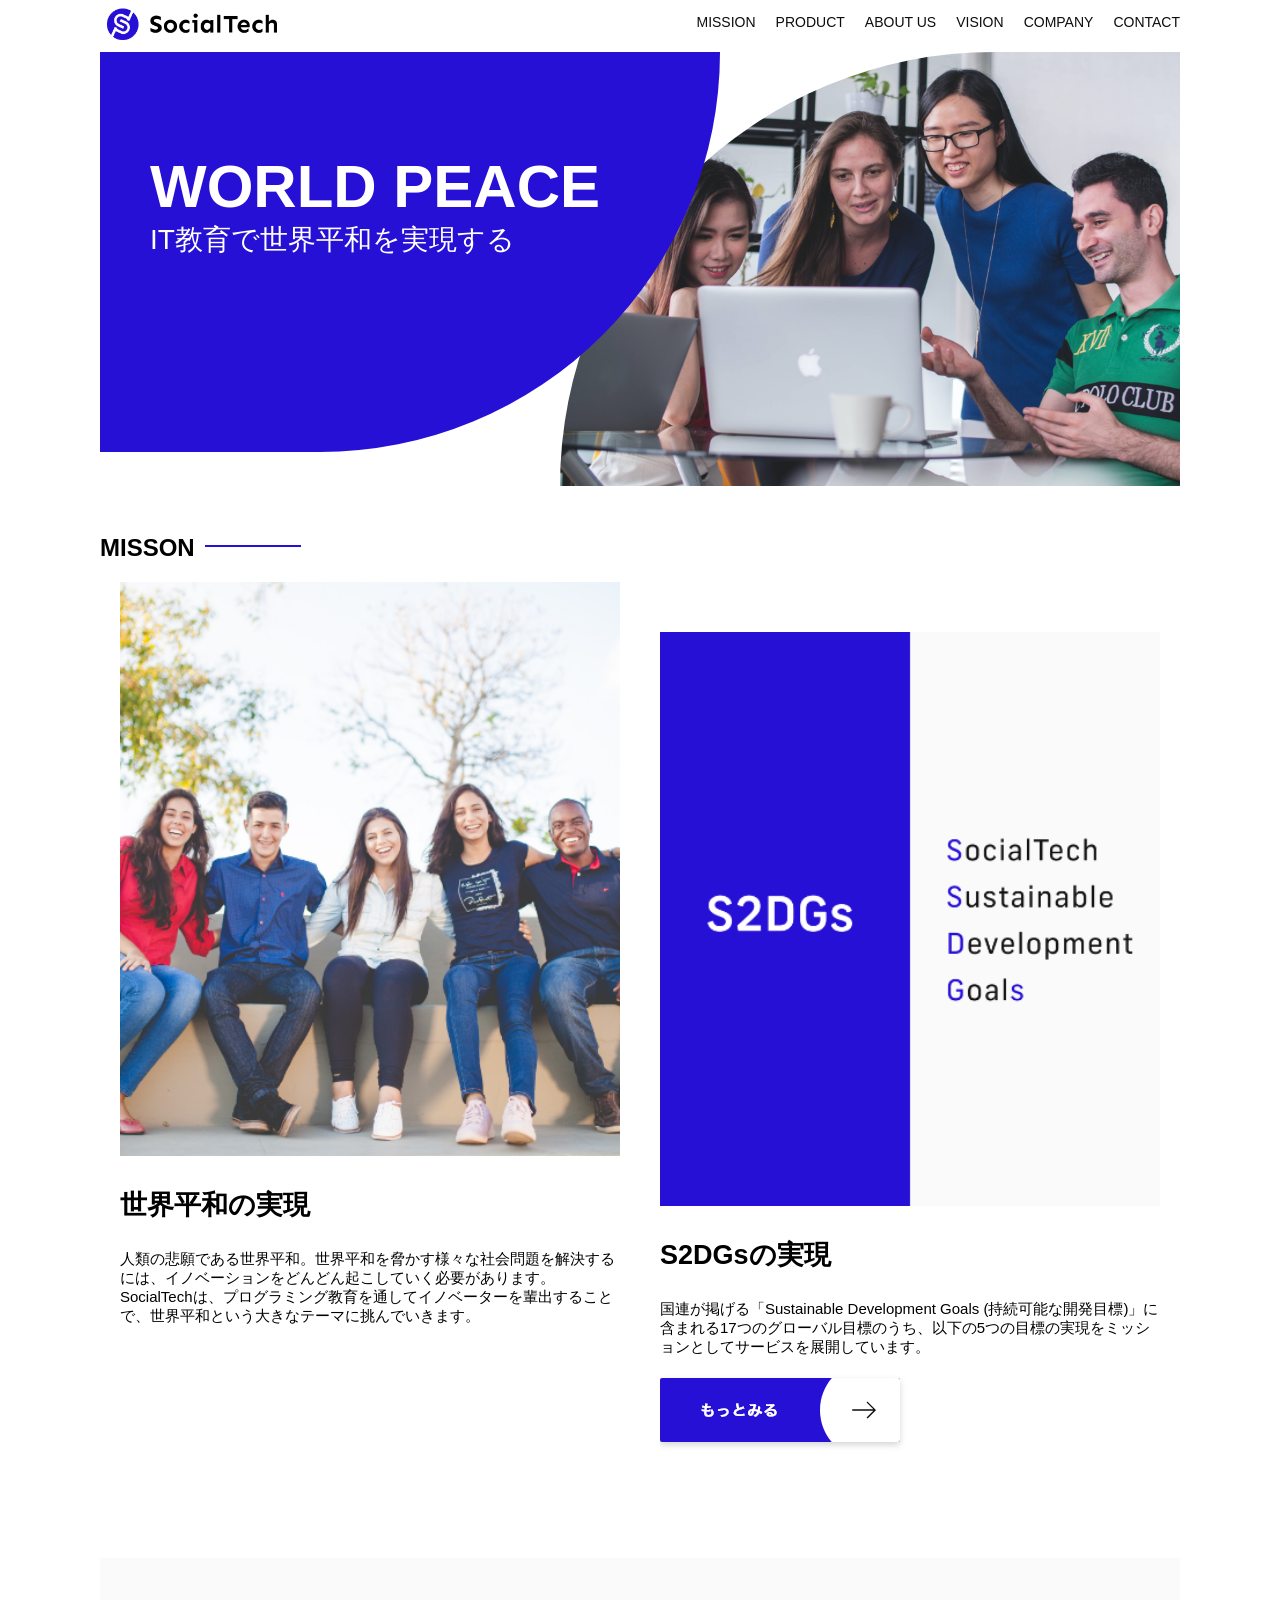
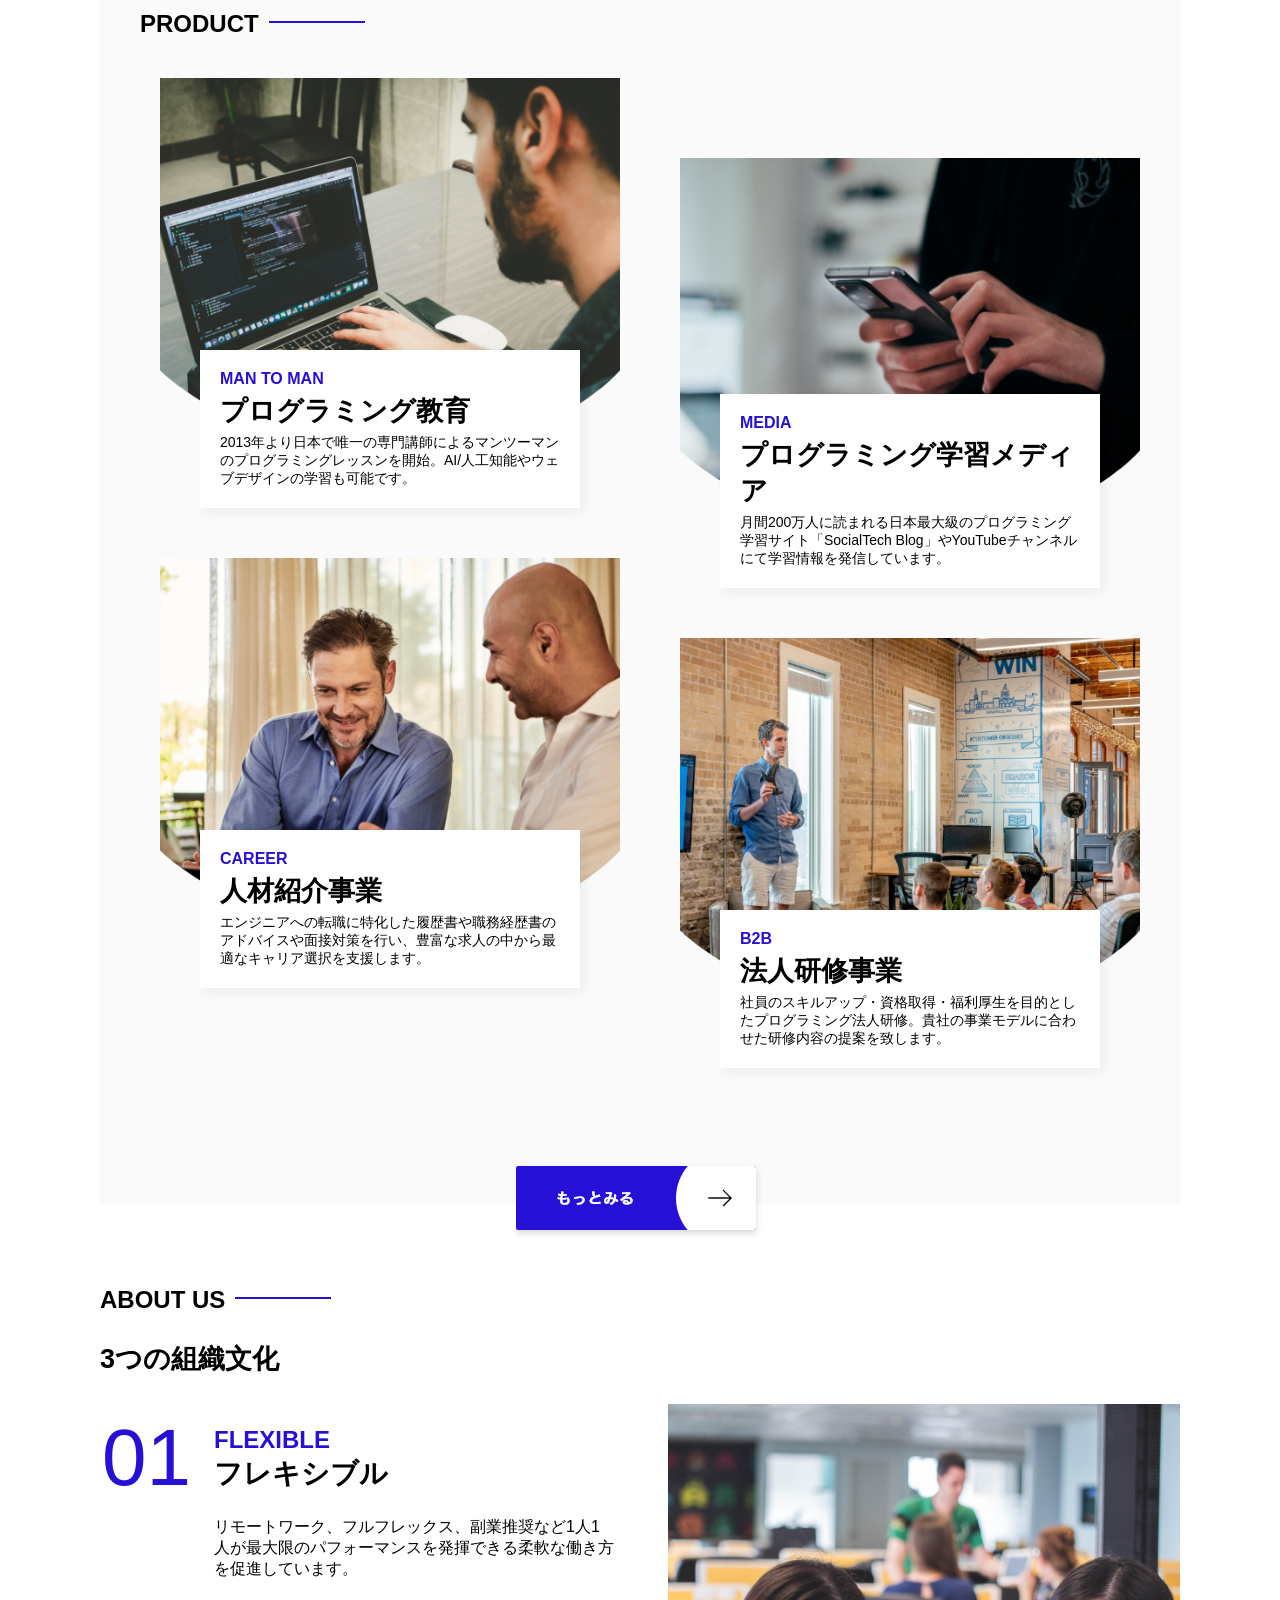
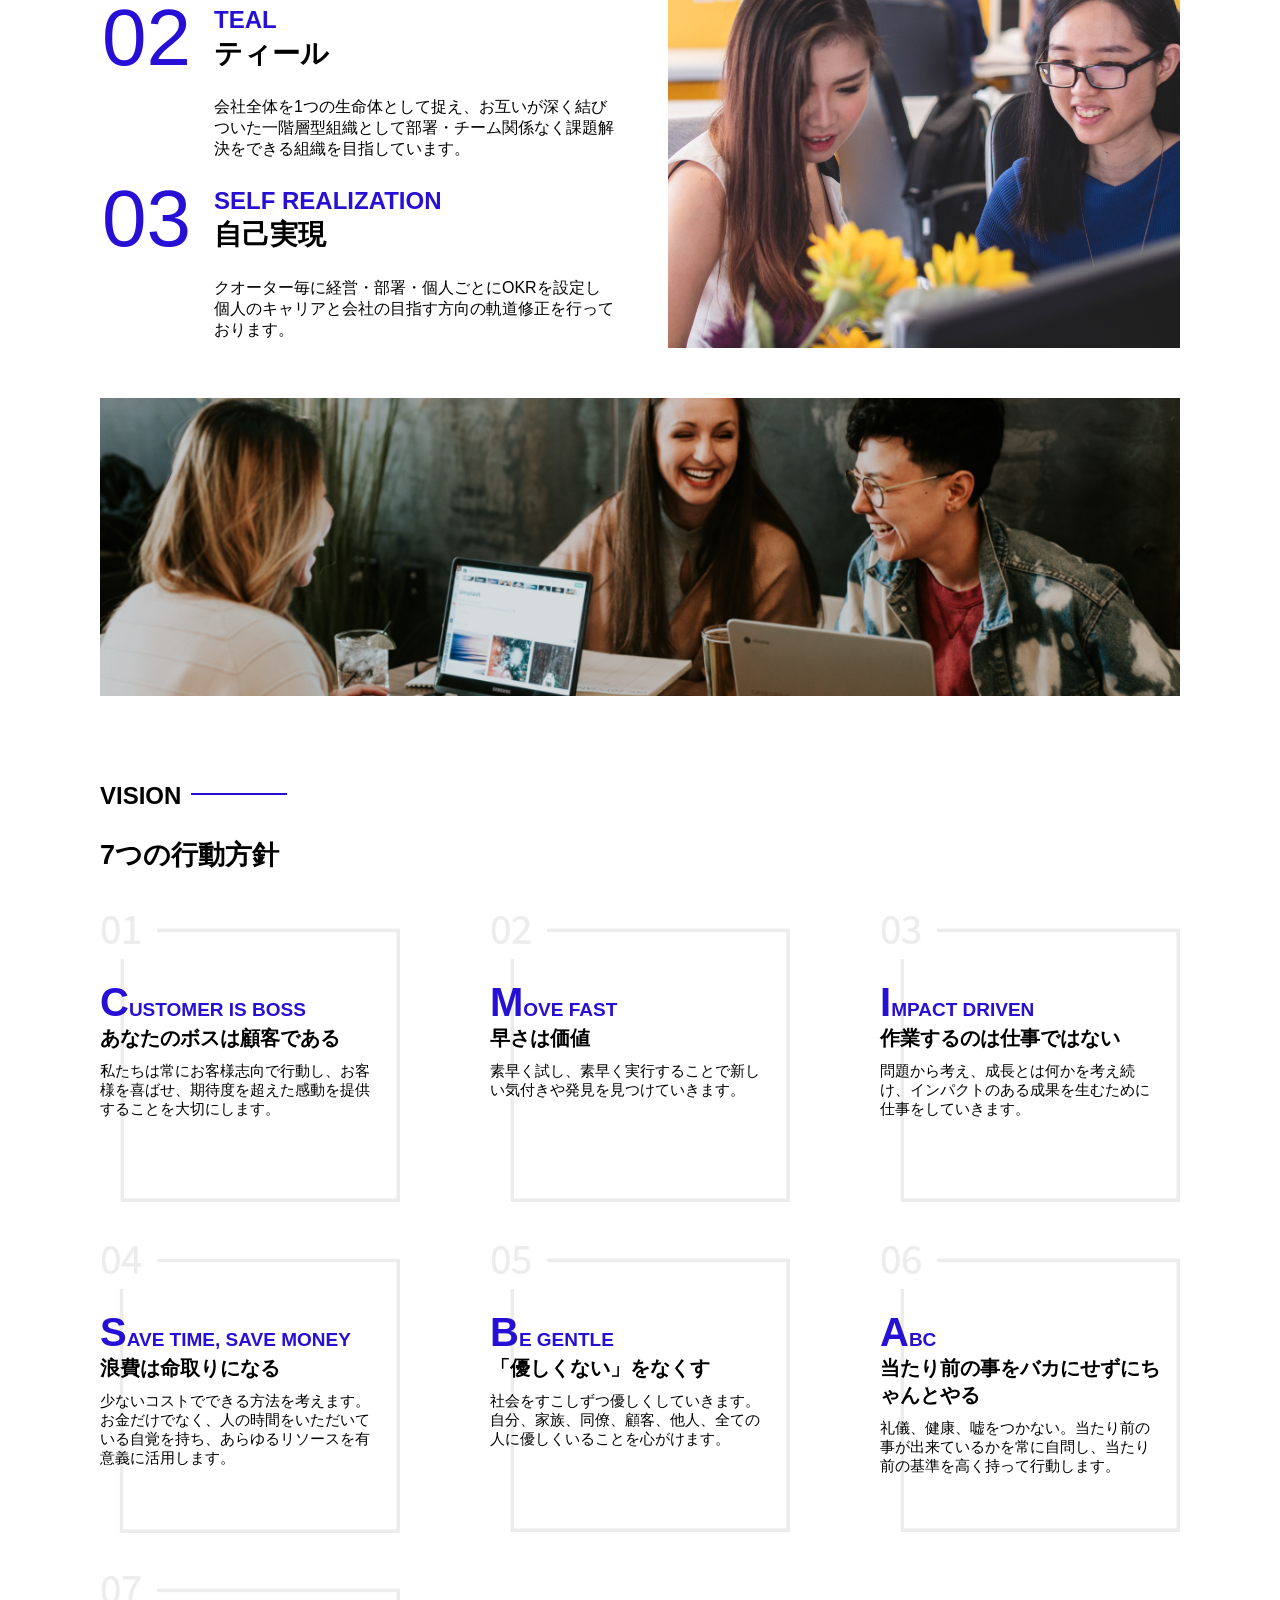
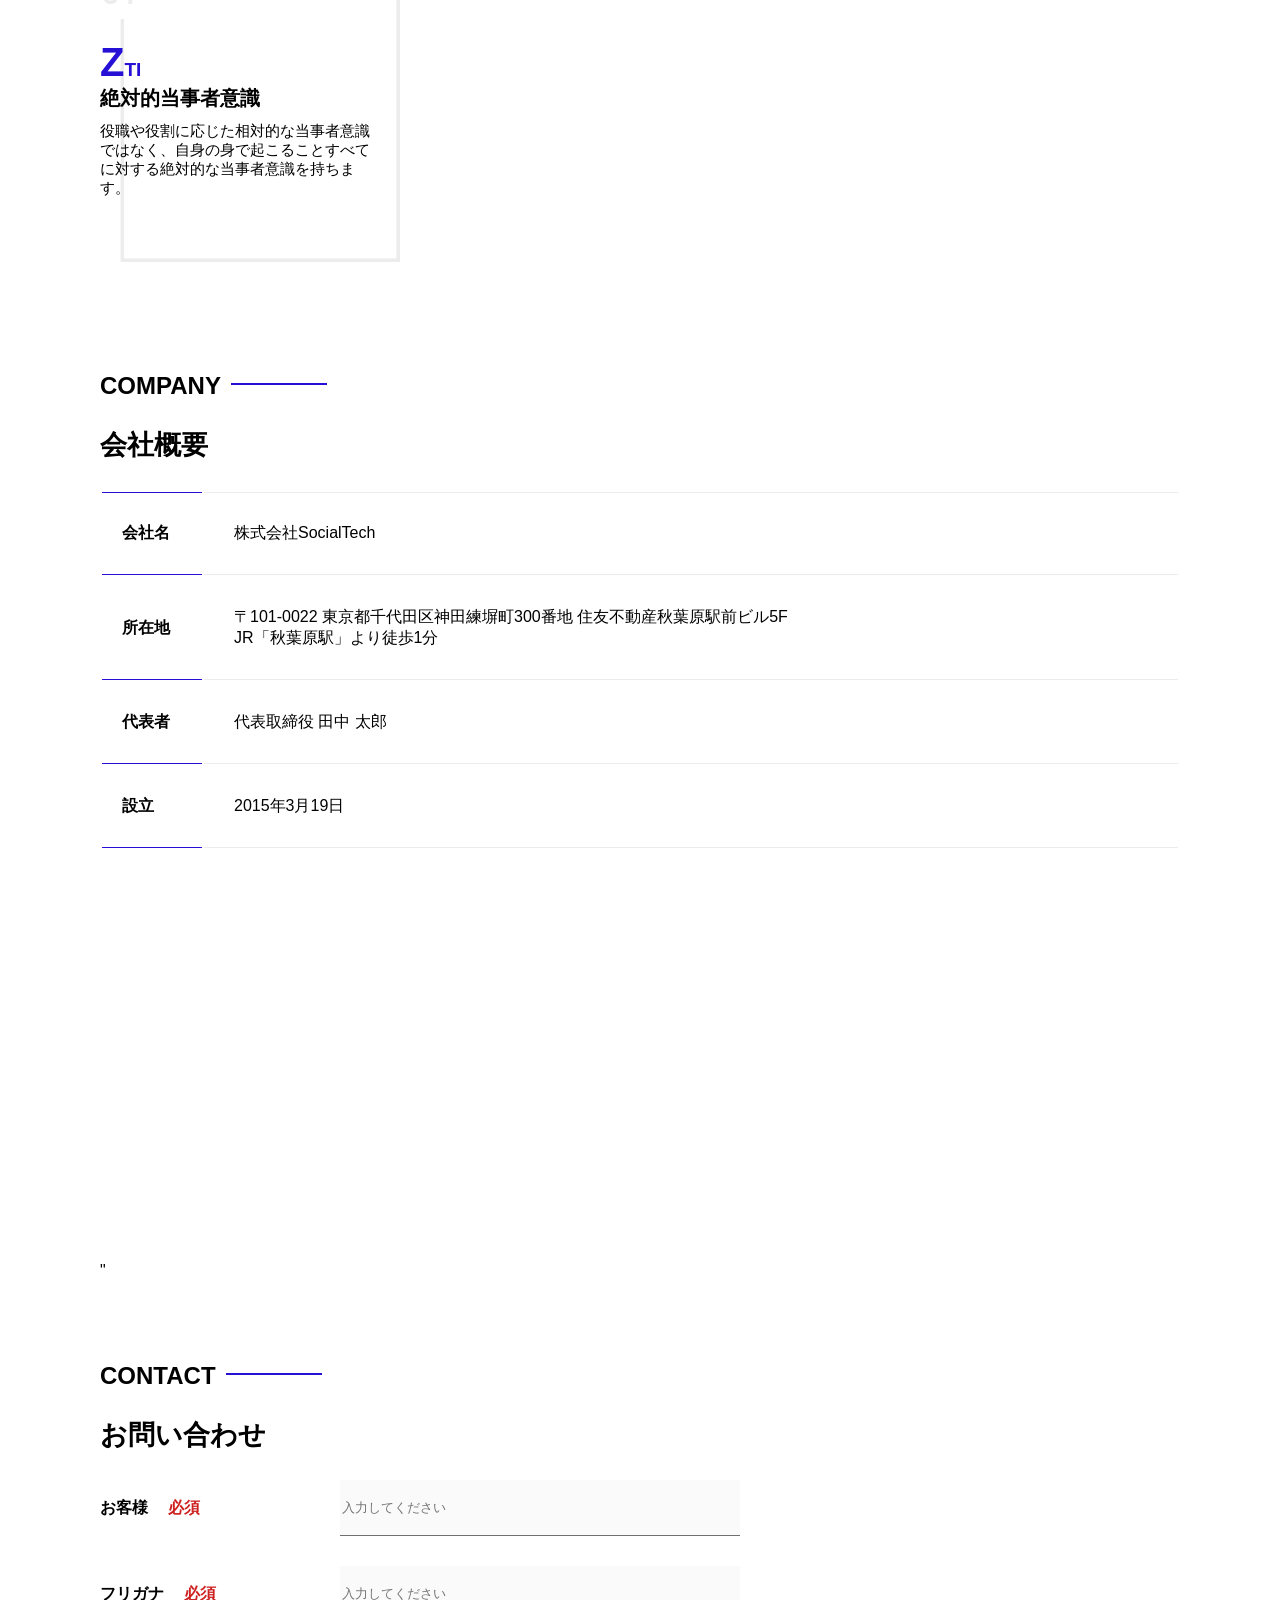
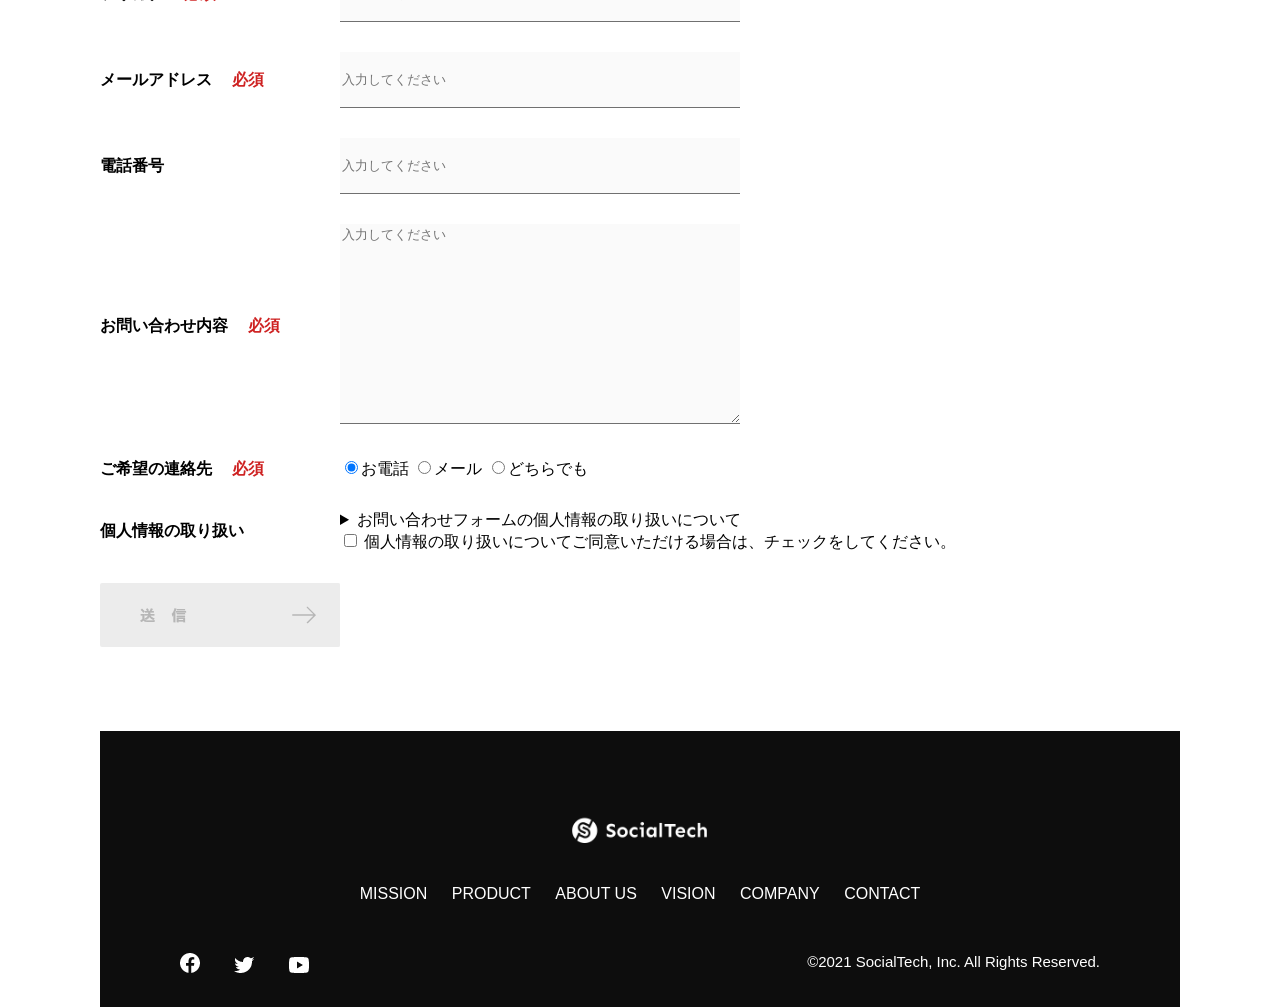
<file: kadai_tutorial_output/index.html>
<!DOCTYPE html>
<html>
<head>
  <title>SocialTech</title>
  <meta charset="utf-8">
  <meta name="description" content="SocialTechはEdTech業界のリーディングカンパニーを目指します。">
  <meta name="viewport" content="width=device-width,initial-scale=1.0">
  <link rel="stylesheet" href="style.css">
</head>
<body>
  <!-- ヘッダー -->
  <header>
    <!-- ロゴ -->
    <a href="index.html" id="logo">
      <img src="images/logo.png" alt="トップページに戻る"></a>

    <!-- PC用ナビゲーション -->
    <nav id="nav-pc">
       <ul>
        <li><a href="mission.html">MISSION</a></li>
        <li><a href="product.html">PRODUCT</a></li>
        <li><a href="index.html#aboutus">ABOUT US</a></li>
        <li><a href="index.html#vision">VISION</a></li>
        <li><a href="index.html#company">COMPANY</a></li>
        <li><a href="index.html#contact">CONTACT</a></li>
       </ul>
    </nav>
       <!-- スマホ用メニューボタン -->
       <button id="menu-sp" onclick="document.getElementById('nav-sp').style.display = 'block'">
         <img src="images/button-menu.png" alt="ナビゲーションを開く">
       </button>
       <!-- スマホ用ナビゲーション -->
       <div id="nav-sp">
         <button id="close" onclick="document.getElementById('nav-sp').style.display = 'none'">
           <img src="images/button-close.png" alt="ナビゲーションを閉じる">
         </button>
 
         <nav>
           <ul>
             <li>
               <a id="logo-sp" href="index.html" onclick="document.getElementById('nav-sp').style.display = 'none'"><img src="images/logo-sp.png" alt="トップページに戻る"></a>
             </li>
             <li><a class="menu" href="mission.html" onclick="document.getElementById('nav-sp').style.display = 'none'">MISSION</a></li>
             <li><a class="menu" href="product.html" onclick="document.getElementById('nav-sp').style.display = 'none'">PRODUCT</a></li>
             <li><a class="menu" href="index.html#aboutus" onclick="document.getElementById('nav-sp').style.display = 'none'">ABOUT US</a></li>
             <li><a class="menu" href="index.html#vision" onclick="document.getElementById('nav-sp').style.display = 'none'">VISION</a></li>
             <li><a class="menu" href="index.html#company" onclick="document.getElementById('nav-sp').style.display = 'none'">COMPANY</a></li>
             <li><a class="menu" href="index.html#contact" onclick="document.getElementById('nav-sp').style.display = 'none'">CONTACT</a></li>
           </ul>
         </nav>
         <div id="sns">
           <a href="https://www.facebook.com/sejuku2013">
             <img src="images/button-facebook.png" alt="Facebookのリンク">
           </a>
           <a href="https://twitter.com/samuraijuku">
             <img src="images/button-twitter.png" alt="Twitterのリンク">
           </a>
           <a href="https://www.youtube.com/channel/UCCFOQO5aDK0xXam4cUQXT8g">
             <img src="images/button-youtube.png" alt="YouTubeのリンク">
           </a>
         </div>
       </div>
  </header>
  <main>
    <article>
      <!-- メインビジュアル -->
       <section id="main-visual">
         <div id="main-message">
              <h1>WORLD PEACE</h1>
              <p>IT教育で世界平和を実現する</p>
         </div>
         <img src="images/index/index-main.png" alt="PCの周りに集まる多国籍の仲間たち">
       </section>
       <!-- ミッション -->
       <section id="mission">
        <h2 class="index-h2">MISSON</h2>
        <div id="mission-flex">
          <div>
            <img id="mission-photo" src="images/index/index-mission.png" alt="屋外のベンチで写真を撮影する多国籍の仲間たち">
            <h3>世界平和の実現</h3>
            <p>
              人類の悲願である世界平和。世界平和を脅かす様々な社会問題を解決するには、イノベーションをどんどん起こしていく必要があります。SocialTechは、プログラミング教育を通してイノベーターを輩出することで、世界平和という大きなテーマに挑んでいきます。
            </p>
          </div>
          <div>
            <img id="s2dgs" src="images/index/s2dgs.png" alt="S2DGs">
            <h3>S2DGsの実現</h3>
            <p>国連が掲げる「Sustainable Development Goals (持続可能な開発目標)」に含まれる17つのグローバル目標のうち、以下の5つの目標の実現をミッションとしてサービスを展開しています。</p>
            <a href="mission.html">
              <img src="images/button-more.png" alt="もっとみる">
            </a>
          </div>
        </div>
       </section>
       <!-- プロダクト -->
       <section id="product">
        <h2 class="index-h2">PRODUCT</h2>
         <div class="product-flex">
          <div id="product-left">
            <div>
              <img class="product-photo" src="images/index/index-mantoman.png" alt="PCでコードを書く男性">
              <div class="product-explain">
                <span>MAN TO MAN</span>
                <h3>プログラミング教育</h3>
                <p>2013年より日本で唯一の専門講師によるマンツーマンのプログラミングレッスンを開始。AI/人工知能やウェブデザインの学習も可能です。</p>
              </div>
            </div>
            <div>
              <img class="product-photo" src="images/index/index-career.png" alt="笑顔で話し合う2人の男性">
              <div class="product-explain">
                <span>CAREER</span>
                <h3>人材紹介事業</h3>
                <p>エンジニアへの転職に特化した履歴書や職務経歴書のアドバイスや面接対策を行い、豊富な求人の中から最適なキャリア選択を支援します。</p>
              </div>
            </div>
          </div>
          <div id="product-right">
            <div>
              <img class="product-photo" src="images/index/index-media.png" alt="スマートフォンを操作する人">
              <div class="product-explain">
                <span>MEDIA</span>
                <h3>プログラミング学習メディア</h3>
                <p>月間200万人に読まれる日本最大級のプログラミング学習サイト「SocialTech Blog」やYouTubeチャンネルにて学習情報を発信しています。</p>
              </div>
            </div>
            <div>
              <img class="product-photo" src="images/index/index-b2b.png" alt="講演中にの男性とそれを聴く人々">
              <div class="product-explain">
                <span>B2B</span>
                <h3>法人研修事業</h3>
                <p>社員のスキルアップ・資格取得・福利厚生を目的としたプログラミング法人研修。貴社の事業モデルに合わせた研修内容の提案を致します。</p>
              </div>
            </div>
          </div>
         </div>
         <div id="product-more">
          <a href="product.html">
            <img src="images/button-more.png" alt="もっとみる">
          </a>
         </div>
       </section>
       <!-- ABOUT US -->
       <section id="aboutus">
        <h2 class="index-h2">ABOUT US</h2>
        <h3>3つの組織文化</h3>
        <div>
          <table class="culture-table">
            <tr>
              <td class="culture-num">01</td>
              <th><span class="culture-en">FLEXIBLE</span><br>フレキシブル</th>
            </tr>
            <tr>
              <td>
                <!-- 空セル -->
              </td>
              <td class="culture-description">リモートワーク、フルフレックス、副業推奨など1人1人が最大限のパフォーマンスを発揮できる柔軟な働き方を促進しています。</td>
            </tr>
            <tr>
              <td class="culture-num">02</td>
              <th><span class="culture-en">TEAL</span><br>ティール</th>
            </tr>
            <tr>
              <td>
                <!-- 空セル -->
              </td>
              <td class="culture-description">会社全体を1つの生命体として捉え、お互いが深く結びついた一階層型組織として部署・チーム関係なく課題解決をできる組織を目指しています。</td>
            </tr>
            <tr>
              <td class="culture-num">03</td>
              <th><span class="culture-en">SELF REALIZATION</span><br>自己実現</th>
            </tr>
            <tr>
              <td>
                <!-- 空セル -->
              </td>
              <td class="culture-description">クオーター毎に経営・部署・個人ごとにOKRを設定し個人のキャリアと会社の目指す方向の軌道修正を行っております。</td>
            </tr>
          </table>
          <img class="culture-img" src="images/index/index-aboutus1.png" alt="笑顔で話し合う2人の女性">
        </div>
        <img class="culture-img2" src="images/index/index-aboutus2.png" alt="笑顔で話し合う3人の男女">
       </section>
      <!-- VISION -->
      <section id="vision">
        <h2 class="index-h2">VISION</h2>
        <h3>7つの行動方針</h3>
        <div>
          <div class="vision-box">
            <img src="images/index/vision-01.png" alt="01">
            <div>
              <h4>CUSTOMER IS BOSS</h4>
              <h5>あなたのボスは顧客である</h5>
              <p>私たちは常にお客様志向で行動し、お客様を喜ばせ、期待度を超えた感動を提供することを大切にします。</p>
            </div>
          </div>
          <div class="vision-box">
            <img src="images/index/vision-02.png" alt="02">
            <div>
              <h4>MOVE FAST</h4>
              <h5>早さは価値</h5>
              <p>素早く試し、素早く実行することで新しい気付きや発見を見つけていきます。</p>
            </div>
          </div>
          <div class="vision-box">
            <img src="images/index/vision-03.png" alt="03">
            <div>
              <h4>IMPACT DRIVEN</h4>
              <h5>作業するのは仕事ではない</h5>
              <p>問題から考え、成長とは何かを考え続け、インパクトのある成果を生むために仕事をしていきます。</p>
            </div>
          </div>
          <div class="vision-box">
            <img src="images/index/vision-04.png" alt="04">
            <div>
              <h4>SAVE TIME, SAVE MONEY</h4>
              <h5>浪費は命取りになる</h5>
              <p>少ないコストでできる方法を考えます。お金だけでなく、人の時間をいただいている自覚を持ち、あらゆるリソースを有意義に活用します。</p>
            </div>
          </div>
          <div class="vision-box">
            <img src="images/index/vision-05.png" alt="05">
            <div>
              <h4>BE GENTLE</h4>
              <h5>「優しくない」をなくす</h5>
              <p>社会をすこしずつ優しくしていきます。自分、家族、同僚、顧客、他人、全ての人に優しくいることを心がけます。</p>
            </div>
          </div>
          <div class="vision-box">
            <img src="images/index/vision-06.png" alt="06">
            <div>
              <h4>ABC</h4>
              <h5>当たり前の事をバカにせずにちゃんとやる</h5>
              <p>礼儀、健康、嘘をつかない。当たり前の事が出来ているかを常に自問し、当たり前の基準を高く持って行動します。</p>
            </div>
          </div>
          <div class="vision-box">
            <img src="images/index/vision-07.png" alt="07">
            <div>
              <h4>ZTI</h4>
              <h5>絶対的当事者意識</h5>
              <p>役職や役割に応じた相対的な当事者意識ではなく、自身の身で起こることすべてに対する絶対的な当事者意識を持ちます。</p>
            </div>
          </div>
        </div>
      </section>
      <!-- COMPANY -->
      <section id="company">
        <h2 class="index-h2">COMPANY</h2>
        <h3>会社概要</h3>
           <table id="company-table">
             <tr>
               <th class="tableheader tableheader-first">会社名</th>
               <td class="cell cell-first">株式会社SocialTech</td>
             </tr>
             <tr>
               <th class="tableheader">所在地</th>
               <td class="cell">〒101-0022 東京都千代田区神田練塀町300番地 住友不動産秋葉原駅前ビル5F<br>JR「秋葉原駅」より徒歩1分</td>
             </tr>
             <tr>
               <th class="tableheader">代表者</th>
               <td class="cell">代表取締役 田中 太郎</td>
             </tr>
             <tr>
               <th class="tableheader">設立</th>
               <td class="cell">2015年3月19日</td>
             </tr>
           </table>
 <iframe
 src="https://www.google.com/maps/embed?pb=!1m18!1m12!1m3!1d3240.065760768834!2d139.77022092636926!3d35.69999932258112!2m3!1f0!2f0!3f0!3m2!1i1024!2i768!4f13.1!3m3!1m2!1s0x60188fee13660e23%3A0x77137876edf742ac!2z5L2P5Y-L5LiN5YuV55Sj56eL6JGJ5Y6f6aeF5YmN44OT44Or!5e0!3m2!1sja!2sjp!4v1783510531840!5m2!1sja!2sjp" width="600" height="450" style="border:0;" allowfullscreen="" loading="lazy" referrerpolicy="strict-origin-when-cross-origin"
 style="border: 0;" allowfullscreen="" loading="lazy">
 </iframe>"
      </section>
     <!-- お問い合わせフォーム -->
     <section id="contact">
       <h2 class="index-h2">CONTACT</h2>
       <h3>お問い合わせ</h3>
       <form>
         <div>
           <div class="contact-heading">
             <label class="contact-label">お客様<span class="contact-span">必須</span></label>
           </div>
           <div>
             <input type="text" name="name" placeholder="入力してください" class="contact-textbox">
           </div>
         </div>
         <div>
           <div class="contact-heading">
             <label class="contact-label">フリガナ<span class="contact-span">必須</span></label>
           </div>
           <div>
             <input type="text" name="hurigana" placeholder="入力してください" class="contact-textbox">
           </div>
         </div>
         <div>
           <div class="contact-heading">
             <label class="contact-label">メールアドレス<span class="contact-span">必須</span></label>
           </div>
           <div>
             <input type="text" name="email" placeholder="入力してください" class="contact-textbox">
           </div>
         </div>
         <div>
           <div class="contact-heading">
             <label class="contact-label">電話番号</label>
           </div>
           <div>
             <input type="text" name="tel" placeholder="入力してください" class="contact-textbox">
           </div>
         </div>
         <div>
           <div class="contact-heading">
             <label class="contact-label">お問い合わせ内容<span class="contact-span">必須</span></label>
           </div>
           <div>
             <textarea class="contact-textarea" placeholder="入力してください" name="message"></textarea>
           </div>
         </div>
         <div>
           <div class="contact-heading">
             <label class="contact-label">ご希望の連絡先<span class="contact-span">必須</span></label>
           </div>
           <div>
             <input class="radiobutton" type="radio" value="tel" name="contact" checked><label>お電話</label>
             <input class="radiobutton" type="radio" value="mail" name="contact"><label>メール</label>
             <input class="radiobutton" type="radio" value="both" name="contact"><label>どちらでも</label>
           </div>
         </div>
           <div>
             <div class="contact-heading">
               <label class="contact-label">個人情報の取り扱い</label>
             </div>
             <div>
               <details>
                 <summary>お問い合わせフォームの個人情報の取り扱いについて</summary>
                 <div>
                   <dl>
                     <dt>１．組織の名称又は氏名</dt>
                     <dd>株式会社SocialTech</dd>
                     <dt>２．個人情報保護管理者（若しくはその代理人）の氏名又は職名、所属及び連絡先</dt>
                     <dd>
                       <p>鈴木 一郎 コーポレート部</p>
                       <p>メールアドレス：samurai@example.com</p>
                       <p>TEL：03-1234-5678</p>
                     </dd>
                     <dt>３．個人情報の利用目的</dt>
                     <dd>
                       <ul>
                         <li>本サービス及び本サービスに関連する情報の提供又はそれらに関する連絡のため</li>
                         <li>ユーザーの本人確認のため</li>
                         <li>当社サービスのご案内のため</li>
                         <li>当社の商品等の広告または宣伝（電子メールによるものを含むものとします。）</li>
                       </ul>
                     </dd>
                     <dt>４．個人情報の取り扱い業務の委託</dt>
                     <dd>個人情報の取扱業務の全部または一部を外部に業務委託する場合があります。その際、弊社は、個人情報を適切に保護できる管理体制を敷き実行していることを条件として委託先を厳選したうえで、機密保持契約を委託先と締結し、お客様の個人情報を厳密に管理させます。</dd>
                     <dt>５．個人情報の開示等の請求</dt>
                     <dd>
                      お客様は、弊社に対してご自身の個人情報の開示等（利用目的の通知、開示、内容の訂正・追加・削除、利用の停止または消去、第三者への提供の停止）に関して、当社問合わせ窓口に申し出ることができます。<br>
                      その際、弊社はお客様ご本人を確認させていただいたうえで、合理的な期間内に対応いたします。<br>
                      なお、個人情報に関する弊社問合わせ先は、次の通りです。
                     </dd>
                     <dd>
                       <p>株式会社SocialTech　個人情報問合せ窓口</p>
                       <p>〒150-0043　東京都千代田区神田練塀町300番地 住友不動産秋葉原駅前ビル5F</p>
                       <p>メールアドレス：samurai@example.com　TEL：03-1234-5678</p>
                     </dd>

                     <dt>６．個人情報を提供されることの任意性について</dt>
                     <dd>お客様がご自身の個人情報を弊社に提供されるか否かは、お客様のご判断によりますが、もしご提供されない場合には、適切なサービスが提供できない場合がありますので予めご了承ください。</dd>
                   </dl>
                 </div>
               </details>
               <input type="checkbox" name="agree">
               <span>個人情報の取り扱いについてご同意いただける場合は、チェックをしてください。</span>
             </div>
           </div>
             <input type="image" src="images/button-submit.png" alt="送信する">
       </form>
     </section>
    </article>
  </main>

    <footer>
      <div id="footer-logo">
        <img src="images/logo-sp.png" alt="SocialTech">
      </div>
      <div id="footer-link">
        <a href="mission.html">MISSION</a>
        <a href="product.html">PRODUCT</a>
        <a href="index.html#aboutus">ABOUT US</a>
        <a href="index.html#vision">VISION</a>
        <a href="index.html#company">COMPANY</a>
        <a href="index.html#contact">CONTACT</a>
      </div>
      <div id="sns-footer">
        <div class="sns-btns">
          <a href="https://www.facebook.com/sejuku2013"><img src="images/button-facebook.png" alt="Facebookのリンク"></a>
          <a href="https://twitter.com/samuraijuku"><img src="images/button-twitter.png" alt="Twitterのリンク"></a>
          <a href="https://www.youtube.com/channel/UCCFOQO5aDK0xXam4cUQXT8g"><img src="images/button-youtube.png" alt="YouTubeのリンク"></a>
        </div>
        <p id="copyright">&copy;2021 SocialTech, Inc. All Rights Reserved.</p>
      </div>
    </footer>
</body>
</html>
</file>
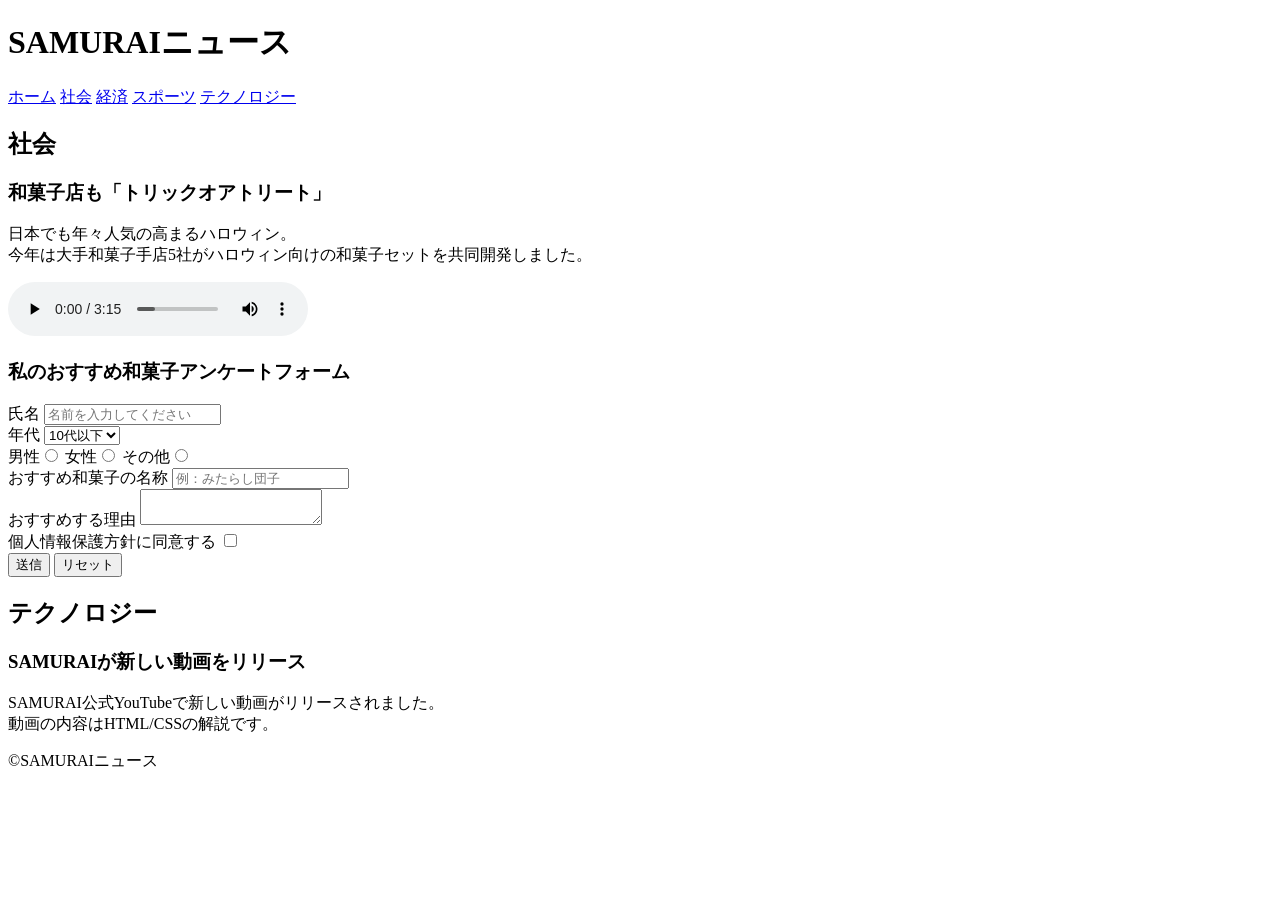
<file: kadai_008/kadai_008.html>
<!DOCTYPE html>
<html>
<head>
  <title>8章課題</title>
  <meta name="description" content="このページは8章の課題です。">
  <meta charset="UTF-8">
</head>
<body>
  <header>
    <h1>SAMURAIニュース</h1>
    <nav>
      <a href="layout.html">ホーム</a>
      <a href="https://www.sejuku.net">社会</a>
      <a href="https://www.sejuku.net">経済</a>
      <a href="https://www.sejuku.net">スポーツ</a>
      <a href="https://www.sejuku.net">テクノロジー</a>
    </nav>
  </header>
  <main>
    <article>
      <h2>社会</h2>
      <section>
        <h3>和菓子店も「トリックオアトリート」</h3>
        <p>日本でも年々人気の高まるハロウィン。<br>
           今年は大手和菓子手店5社がハロウィン向けの和菓子セットを共同開発しました。
        </p>
        <audio src="kadai_008_ichi.mp3" controls></audio>
      </section>
      <section>
        <h3>私のおすすめ和菓子アンケートフォーム</h3>
        <form>
          <label>氏名</label>
          <input type="text" placeholder="名前を入力してください">
          <br>
          <label>年代</label>
          <select>
            <option>10代以下</option>
            <option>20代</option>
            <option>30代</option>
            <option>40代以上</option>
          </select>
          <br>
          <label>男性</label><input type="radio" name="gender">
          <label>女性</label><input type="radio" name="gender">
          <label>その他</label><input type="radio" name="gender">
          <br>
          <label>おすすめ和菓子の名称</label>
          <input type="text" placeholder="例：みたらし団子">
          <br>
          <label>おすすめする理由</label>
          <textarea></textarea>
          <br>
          <label>個人情報保護方針に同意する</label>
          <input type="checkbox">
          <br>
          <input type="submit" value="送信">
          <input type="reset" value="リセット">
          <br>
        </form>
      </section>
    </article>
    <article>
     <h2>テクノロジー</h2>
     <section>
      <h3>SAMURAIが新しい動画をリリース</h3>
      <p>SAMURAI公式YouTubeで新しい動画がリリースされました。<br>
        動画の内容はHTML/CSSの解説です。
      </p>
     </section>
    </article>
  </main>
  <footer>
    <p>&copy;SAMURAIニュース</p>
  </footer>
</body>
</html>
</file>
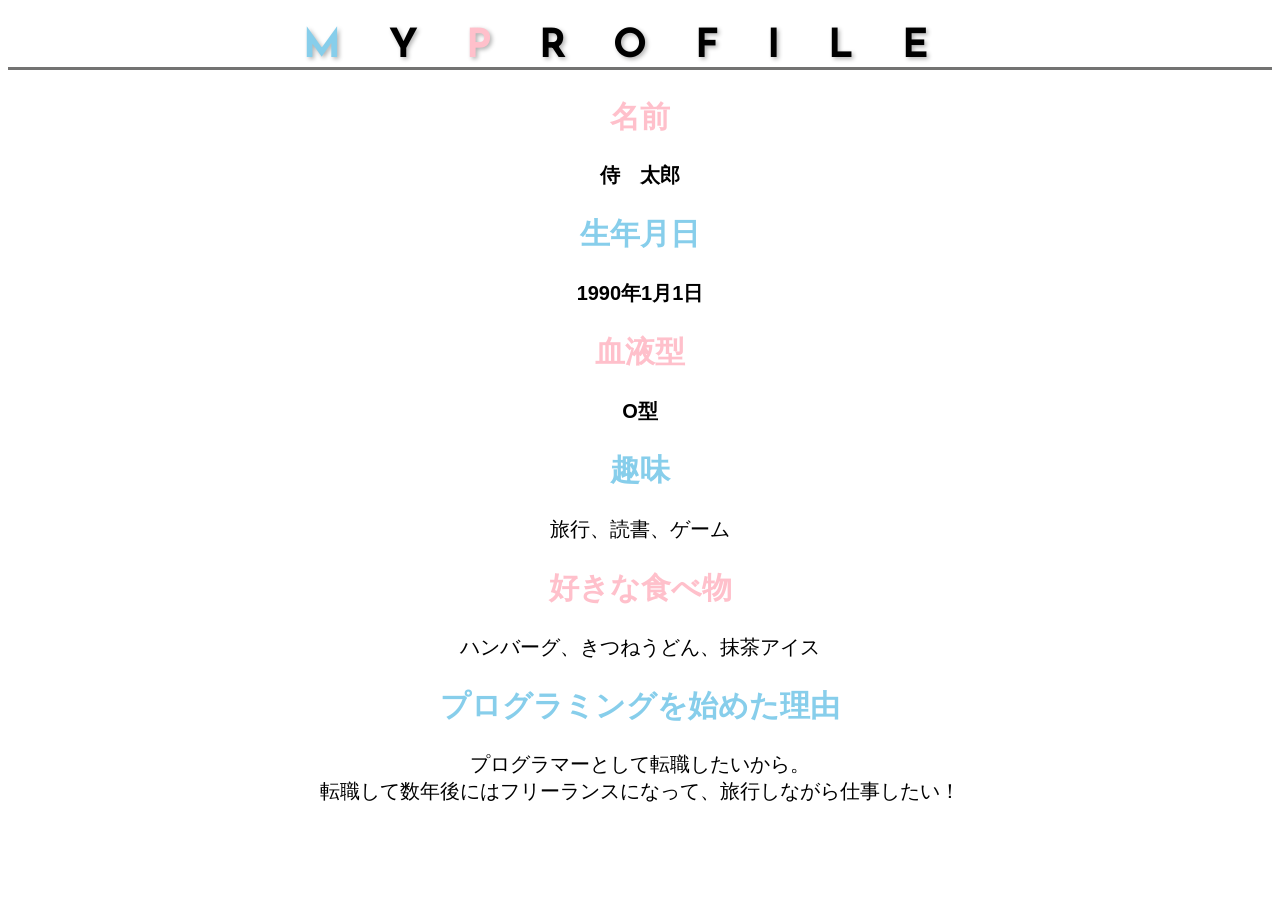
<file: kadai_015/kadai_015.html>
<!DOCTYPE html>
<html>
<head>
  <title>15章課題</title>
  <meta charset="UTF-8">
  <meta name="description" content="このページは15章の課題です。">
  <link rel="stylesheet" href="style.css">
  <link rel="preconnect" href="https://fonts.googleapis.com">
  <link rel="preconnect" href="https://fonts.gstatic.com" crossorigin>
  <link href="https://fonts.googleapis.com/css?family=Josefin+Sans&display=swap" rel="stylesheet">
</head>
<body>
  <h1><span class="blue">M</span>Y<span class="pink">P</span>ROFILE</h1>
  <div id="basic">
    <h2 class="pink">名前</h2>
    <p>侍　太郎</p>
    <h2 class="blue">生年月日</h2>
    <p>1990年1月1日</p>
    <h2 class="pink">血液型</h2>
    <p>O型</p>
  </div>
  <h2 class="blue">趣味</h2>
  <p>旅行、読書、ゲーム</p>
  <h2 class="pink">好きな食べ物</h2>
  <p>ハンバーグ、きつねうどん、抹茶アイス</p>
  <h2 class="blue">プログラミングを始めた理由</h2>
  <p>プログラマーとして転職したいから。<br>転職して数年後にはフリーランスになって、旅行しながら仕事したい！</p>
</body>
</html>
</file>
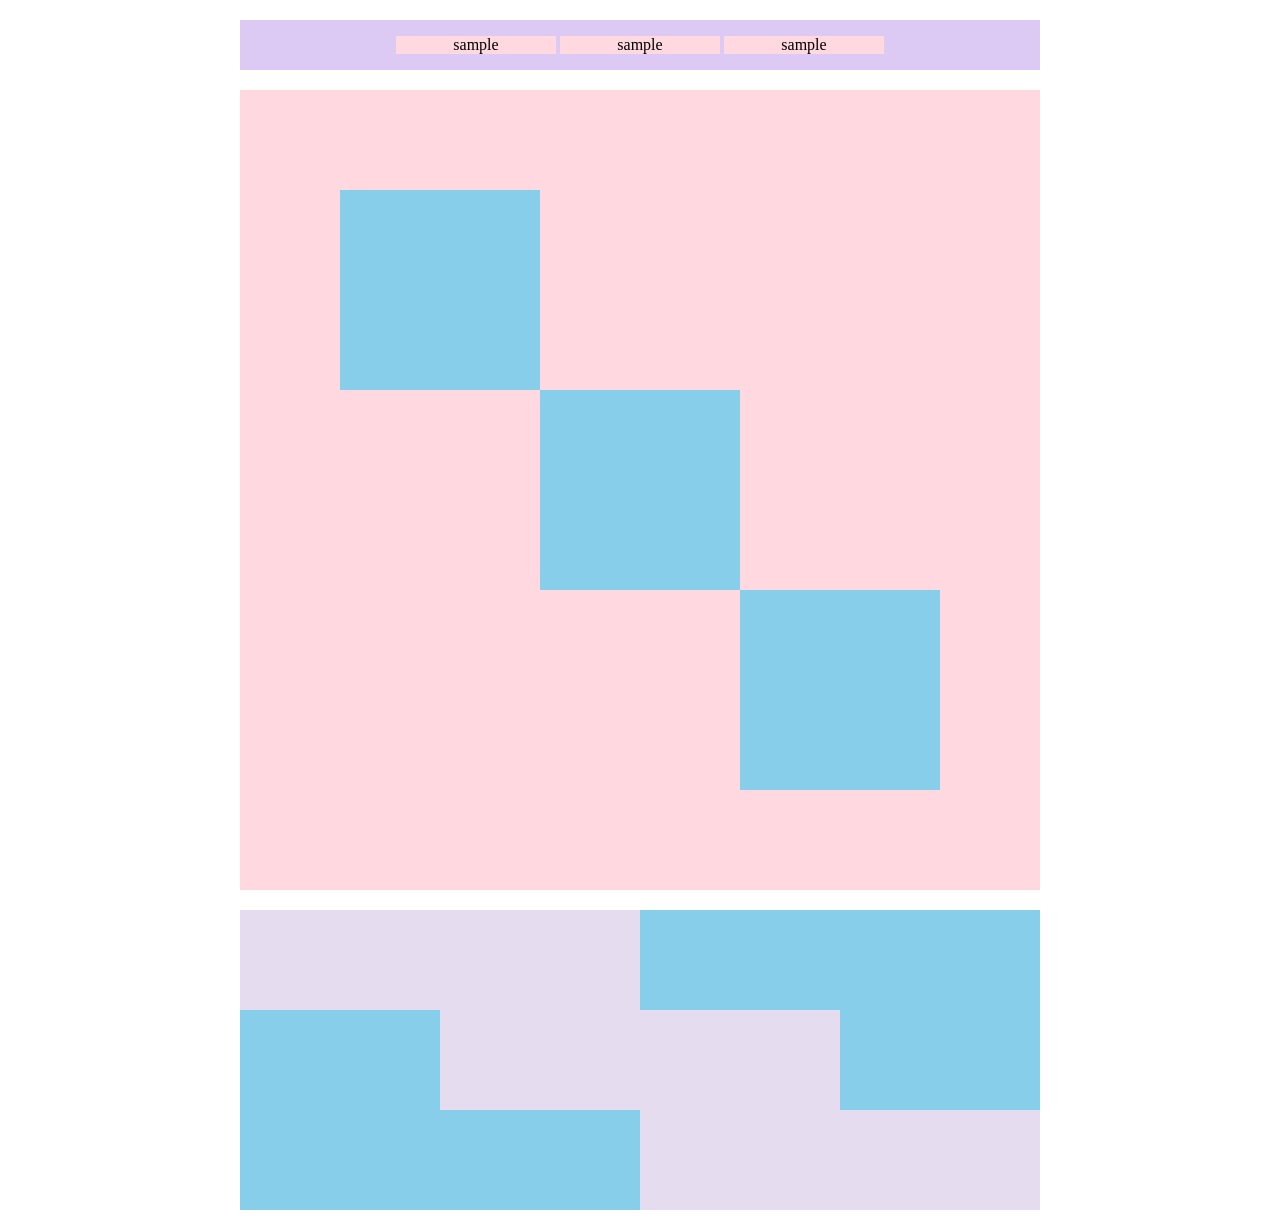
<file: kadai_018/kadai_018.html>
<!DOCTYPE html>
<html>
<head>
  <meta charset="UTF-8">
  <link rel="stylesheet" href="style.css">
  <meta name="description" content="このページは18章の課題です。">
  <title>18章課題</title>
</head>
<body>
  <div id="top">
    <p class="top-child">sample</p>
    <p class="top-child">sample</p>
    <p class="top-child">sample</p>
  </div>
  <div id="middle">
    <div id="middle-child01"></div>
    <div id="middle-child02"></div>
    <div id="middle-child03"></div>
  </div>
  <div id="bottom">
    <div id="bottom-child01"></div>
    <div id="bottom-child02"></div>
    <div id="bottom-child03"></div>
  </div>
</body>
</html>
</file>
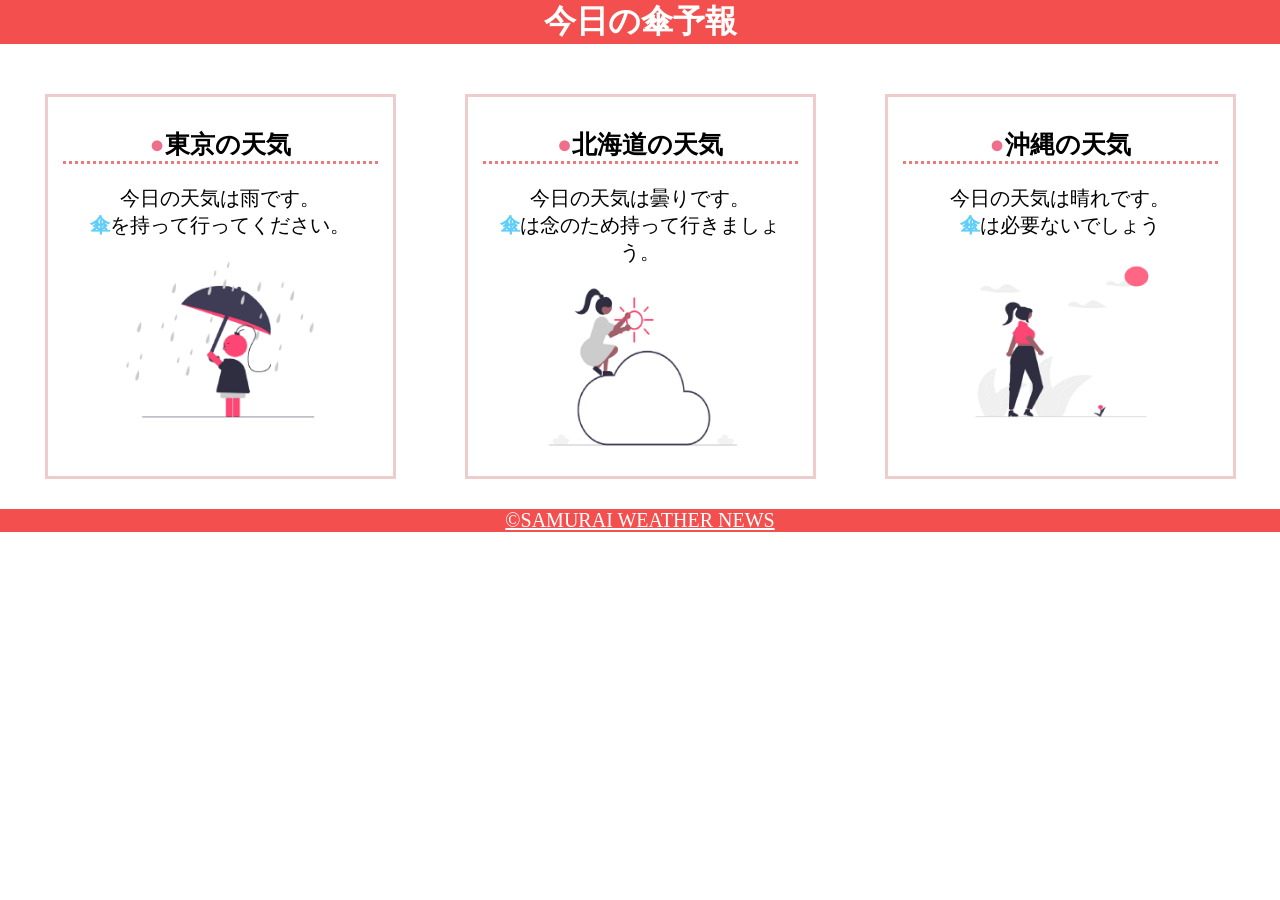
<file: kadai_022/kadai_022.html>
<!DOCTYPE html>
<html>
  <head>
    <meta charset="UTF-8">
    <meta name="viewport" content="width=device-width,initial-scale=1.0">
    <link rel="stylesheet" href="style.css">
    <meta name="description" content="このページは22章の課題です。">
    <title>22章課題</title>
  </head>
  <body>

     <header>
      <h1>今日の傘予報</h1>
     </header>

     <main>

        <div id="parent">
           <div class="contents">
              <h2>東京の天気</h2>
              <p>今日の天気は雨です。</p>
              <p>傘を持って行ってください。</p>
              <img src="images/rainy.png" alt="雨">
           </div>

           <div class="contents">
              <h2>北海道の天気</h2>
              <p>今日の天気は曇りです。</p>
              <p>傘は念のため持って行きましょう。</p>
              <img src="images/cloudy.png" alt="曇り">
           </div>

           <div class="contents">
              <h2>沖縄の天気</h2>
              <p>今日の天気は晴れです。</p>
              <p>傘は必要ないでしょう</p>
              <img src="images/sunny.png" alt="晴れ">
           </div>

        </div>


     </main>

     
     <footer>
      <a href="https://www.sejuku.net/corp/">&copy;SAMURAI WEATHER NEWS</a>
     </footer>


  </body>
</html>
</file>
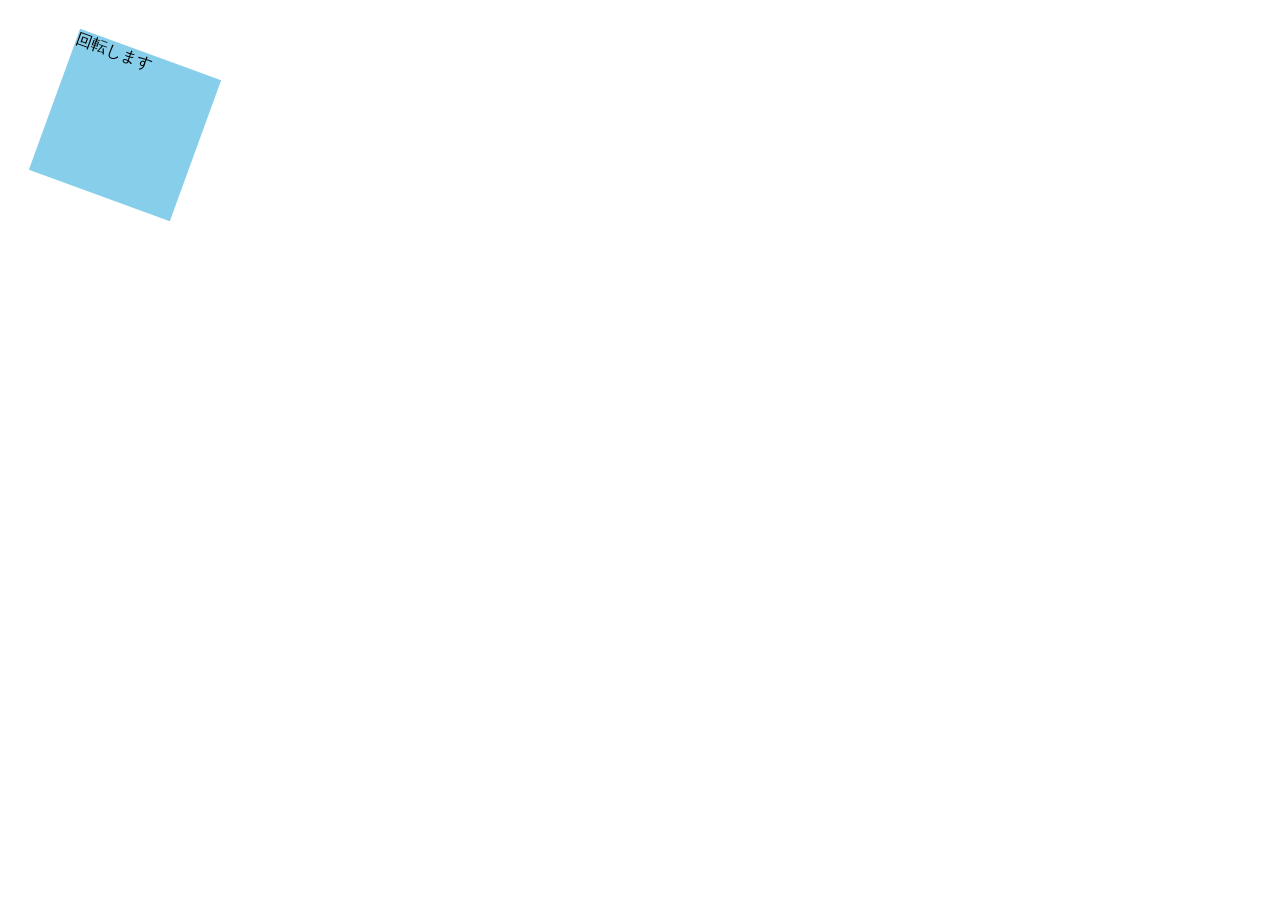
<file: kadai_mdn_css/mdn.html>
<!DOCTYPE html>
<html>

<head>
   <style>
      div {
          position: absolute;
          left: 50px;
          top: 50px;
          width: 150px;
          height: 150px;
          background-color: skyblue;
          transform: rotate(20deg);
      }
   </style>
</head>

<body>
    <div>
       回転します
    </div>

</body>

</html>
</file>
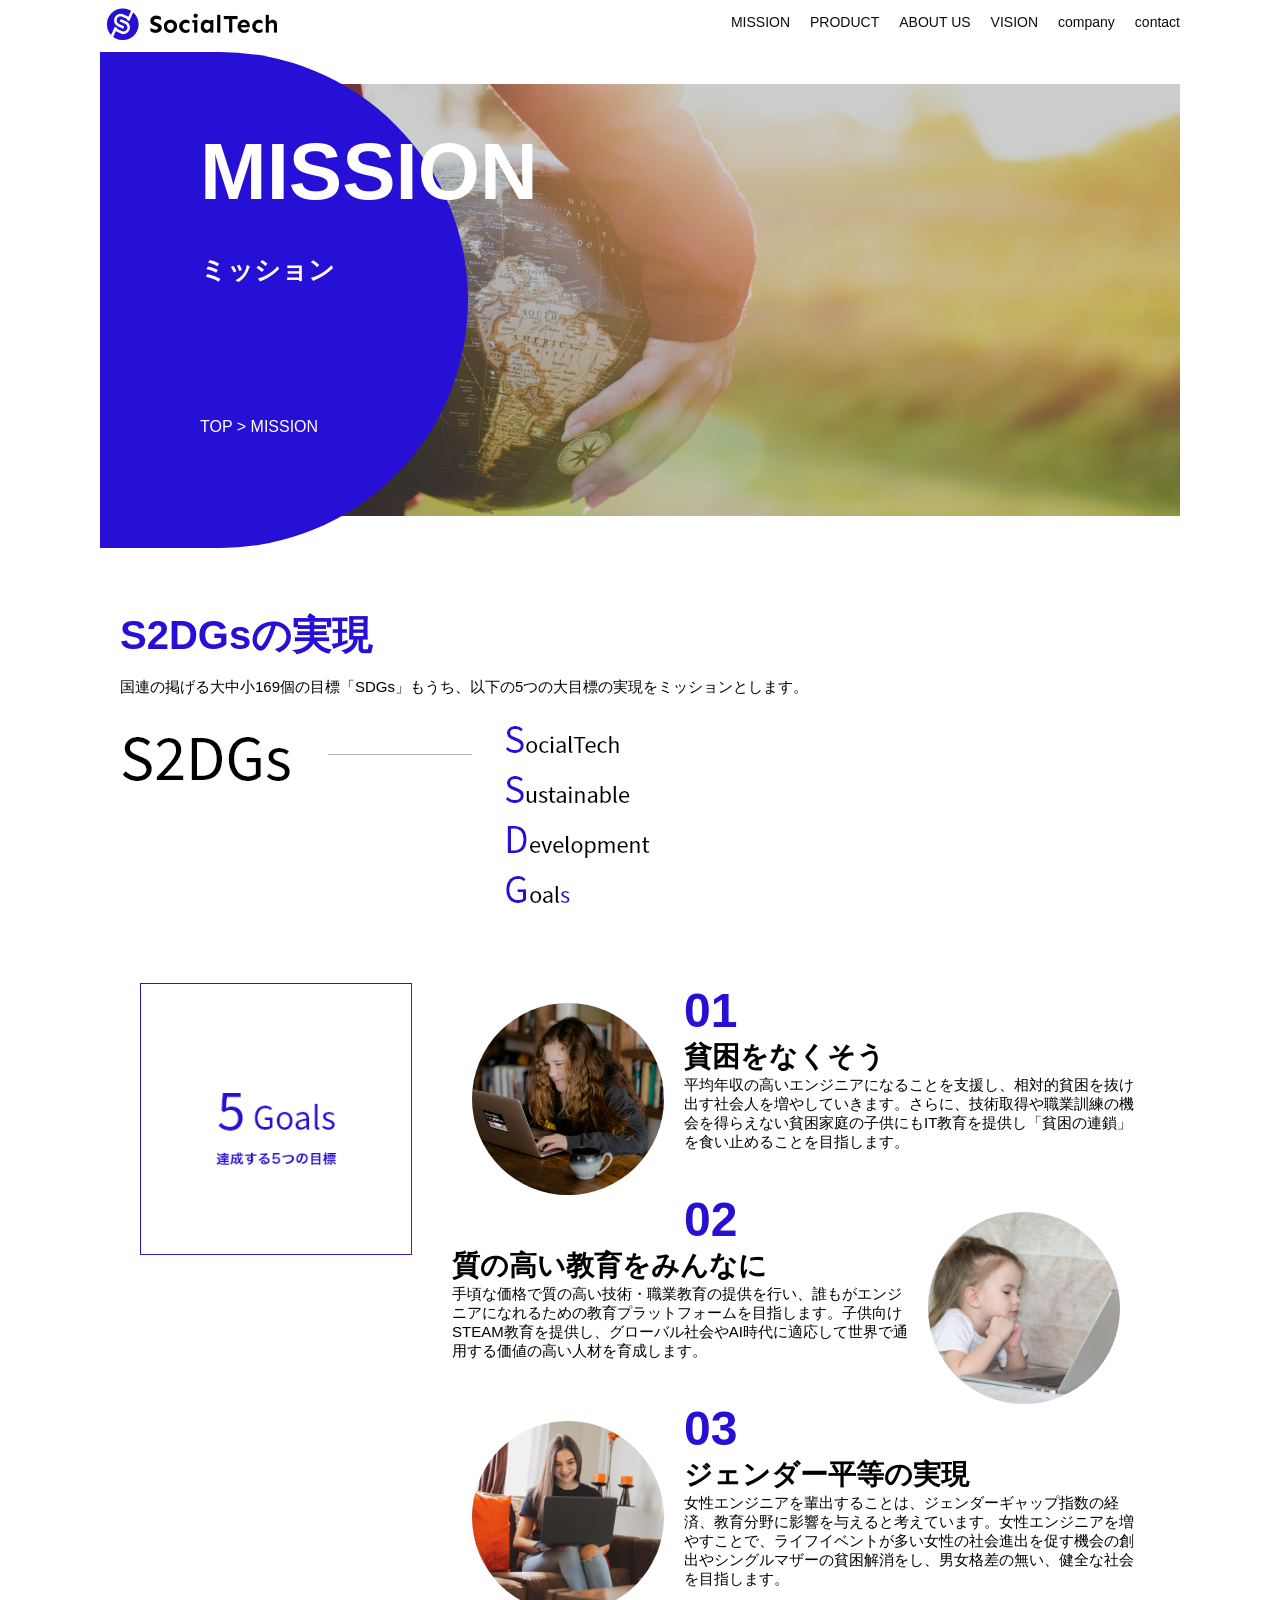
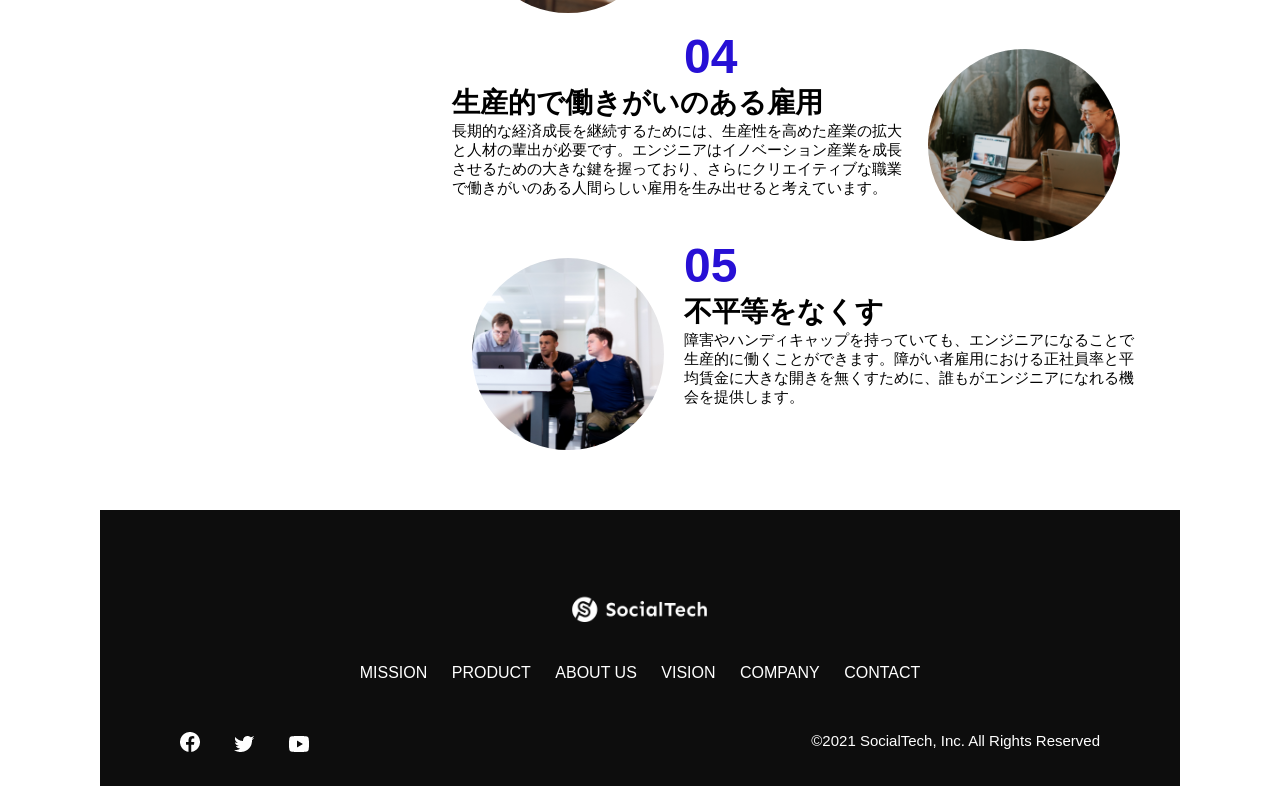
<file: kadai_tutorial_output/mission.html>
<!DOCTYPE html>
<html>
  <head>
    <title>SocialTech - MISSION ミッション -</title>
    <meta charset="utf-8">
    <meta name="description" content="SocialTechが目指す5つの目標（S2DGs）を目指します">
    <meta name="viewport" content="width=device-width, initial-scale=1.0">
    <link rel="stylesheet" href="style.css">
  </head>

  <body>
    <!-- ヘッダー -->
    <header>
      <!-- ロゴ -->
      <a href="index.html" id="logo">
        <img src="images/logo.png" alt="トップページに戻る">
      </a>

      <!-- PC用のナビゲーション -->
      <nav id="nav-pc">
        <ul>
          <li><a href="mission.html">MISSION</a></li>
          <li><a href="product.html">PRODUCT</a></li>
          <li><a href="index.html#aboutus">ABOUT US</a></li>
          <li><a href="index.html#vision">VISION</a></li>
          <li><a href="index.html#company">company</a></li>
          <li><a href="index.html#contact">contact</a></li>
        </ul>
      </nav>

      <!-- スマホ用メニューボタン -->
      <button id="menu-sp" onclick="document.getElementById('nav-sp').style.display = 'block'">
        <img src="images/button-menu.png" alt="ナビゲーションを開く">
      </button>

      <!-- スマホ用ナビゲーション -->
      <div id="nav-sp">
        <button id="close" onclick="document.getElementById('nav-sp').style.display = 'none'">
          <img src="images/button-close.png" alt="ナビゲーションを閉じる">
        </button>

        <nav>
          <ul>
            <li>
              <a id="logo-sp" href="index.html" onclick="document.getElementById('nav-sp').style.display = 'none'"><img src="images/logo-sp.png" alt="トップページに戻る"></a> 
            </li>
            <li><a class="menu" href="mission.html" onclick="document.getElementById('nav-sp').style.display = 'none'">MISSION</a></li>
            <li><a class="menu" href="product.html" onclick="document.getElementById('nav-sp').style.display = 'none'">PRODUCT</a></li>
            <li><a class="menu" href="index.html#aboutus" onclick="document.getElementById('nav-sp').style.display = 'none'">ABOUT US</a></li>
            <li><a class="menu" href="index.html#vision" onclick="document.getElementById('nav-sp').style.display = 'none'">VISION</a></li>
            <li><a class="menu" href="index.html#company" onclick="document.getElementById('nav-sp').style.display = 'none'">COMPANY</a></li>
            <li><a class="menu" href="index.html#contact" onclick="document.getElementById('nav-sp').style.display = 'none'">CONTACT</a></li>
          </ul>
        </nav>
        <div id="sns">
          <a href="https://www.facebook.com/sejuku2013">
            <img src="images/button-facebook.png" alt="Facebookのリンク">
          </a>
          <a href="https://twitter.com/samuraijuku">
            <img src="images/button-twitter.png" alt="Twitterのリンク">
          </a>
          <a href="https://www.youtube.com/channel/UCCFOQO5aDK0xXam4cUQXT8g">
            <img src="images/button-youtube.png" alt="YouTubeのリンク">
          </a>
        </div>
      </div>
    </header>

    <main>
      <article>
        <section id="mission-main">
          <div class="mission-main-inner">
            <div id="mission-title">
              <h1>MISSION<br><span>ミッション</span></h1>
              <p>TOP > MISSION</p>
            </div>
          </div>
        </section>

        <section id="mission-s2dgs">
          <h2 class="mission-h2">S2DGsの実現</h2>
          <p>国連の掲げる大中小169個の目標「SDGs」もうち、以下の5つの大目標の実現をミッションとします。</p>
          <img src="images/mission/mission-s2dgs.png" alt="S2DGs">
        </section>

        <section id="mission-five-goals">
          <div class="five-goals-image">
            <img src="images/mission/mission-5goals.png" alt="5Goals">
          </div>
          <div class="five-goals-read">
            <div>
              <img class="fivegoals-image-left" src="images/mission/mission-5goals01.png" alt="PCを操作する女の子">
              <span class="fivegoals-number">01</span>
              <h3 class="fivegoals-h3">貧困をなくそう</h3>
              <p class="fivegoals-p">平均年収の高いエンジニアになることを支援し、相対的貧困を抜け出す社会人を増やしていきます。さらに、技術取得や職業訓練の機会を得らえない貧困家庭の子供にもIT教育を提供し「貧困の連鎖」を食い止めることを目指します。</p>
            </div>
            <div>
               <img class="fivegoals-image-right" src="images/mission/mission-5goals02.png" alt="PCを見つめる小さい女の子">
               <span class="fivegoals-number">02</span>
               <h3 class="fivegoals-h3">質の高い教育をみんなに</h3>
               <p class="fivegoals-p">手頃な価格で質の高い技術・職業教育の提供を行い、誰もがエンジニアになれるための教育プラットフォームを目指します。子供向けSTEAM教育を提供し、グローバル社会やAI時代に適応して世界で通用する価値の高い人材を育成します。</p>
             </div>
             <div>
               <img class="fivegoals-image-left" src="images/mission/mission-5goals03.png" alt="PCを操作する女性">
               <span class="fivegoals-number">03</span>
               <h3 class="fivegoals-h3">ジェンダー平等の実現</h3>
               <p class="fivegoals-p">女性エンジニアを輩出することは、ジェンダーギャップ指数の経済、教育分野に影響を与えると考えています。女性エンジニアを増やすことで、ライフイベントが多い女性の社会進出を促す機会の創出やシングルマザーの貧困解消をし、男女格差の無い、健全な社会を目指します。</p>
             </div>
             <div>
               <img class="fivegoals-image-right" src="images/mission/mission-5goals04.png" alt="笑顔で話し合う3人の男女">
               <span class="fivegoals-number">04</span>
               <h3 class="fivegoals-h3">生産的で働きがいのある雇用</h3>
               <p class="fivegoals-p">長期的な経済成長を継続するためには、生産性を高めた産業の拡大と人材の輩出が必要です。エンジニアはイノベーション産業を成長させるための大きな鍵を握っており、さらにクリエイティブな職業で働きがいのある人間らしい雇用を生み出せると考えています。</p>
             </div>
             <div>
               <img class="fivegoals-image-left" src="images/mission/mission-5goals05.png" alt="障害を持つ男性が生き生きと働く様子">
               <span class="fivegoals-number">05</span>
               <h3 class="fivegoals-h3">不平等をなくす</h3>
               <p class="fivegoals-p">障害やハンディキャップを持っていても、エンジニアになることで生産的に働くことができます。障がい者雇用における正社員率と平均賃金に大きな開きを無くすために、誰もがエンジニアになれる機会を提供します。</p>
             </div>
          </div>
        </section>
      </article>
    </main>

    <footer>
      <div id="footer-logo">
        <img src="images/logo-sp.png" alt="SocialTech">
      </div>
      <div id="footer-link">
        <a href="mission.html">MISSION</a>
        <a href="product.html">PRODUCT</a>
        <a href="index.html#aboutus">ABOUT US</a>
        <a href="index.html#vision">VISION</a>
        <a href="index.html#company">COMPANY</a>
        <a href="index.html#contact">CONTACT</a>
      </div>
      <div id="sns-footer">
        <div class="sns-btns">
          <a href="https://www.facebook.com/sejuku2013"><img src="images/button-facebook.png" alt="Facebookのリンク"></a>
          <a href="https://twitter.com/samuraijuku"><img src="images/button-twitter.png" alt="Twitterのリンク"></a>
          <a href="https://www.youtube.com/channel/UCCFOQO5aDK0xXam4cUQXT8g"><img src="images/button-youtube.png" alt="YouTubeのリンク"></a>
        </div>
        <p id="copyright">&copy;2021 SocialTech, Inc. All Rights Reserved</p>
      </div>
    </footer>

  </body>
</html>
</file>
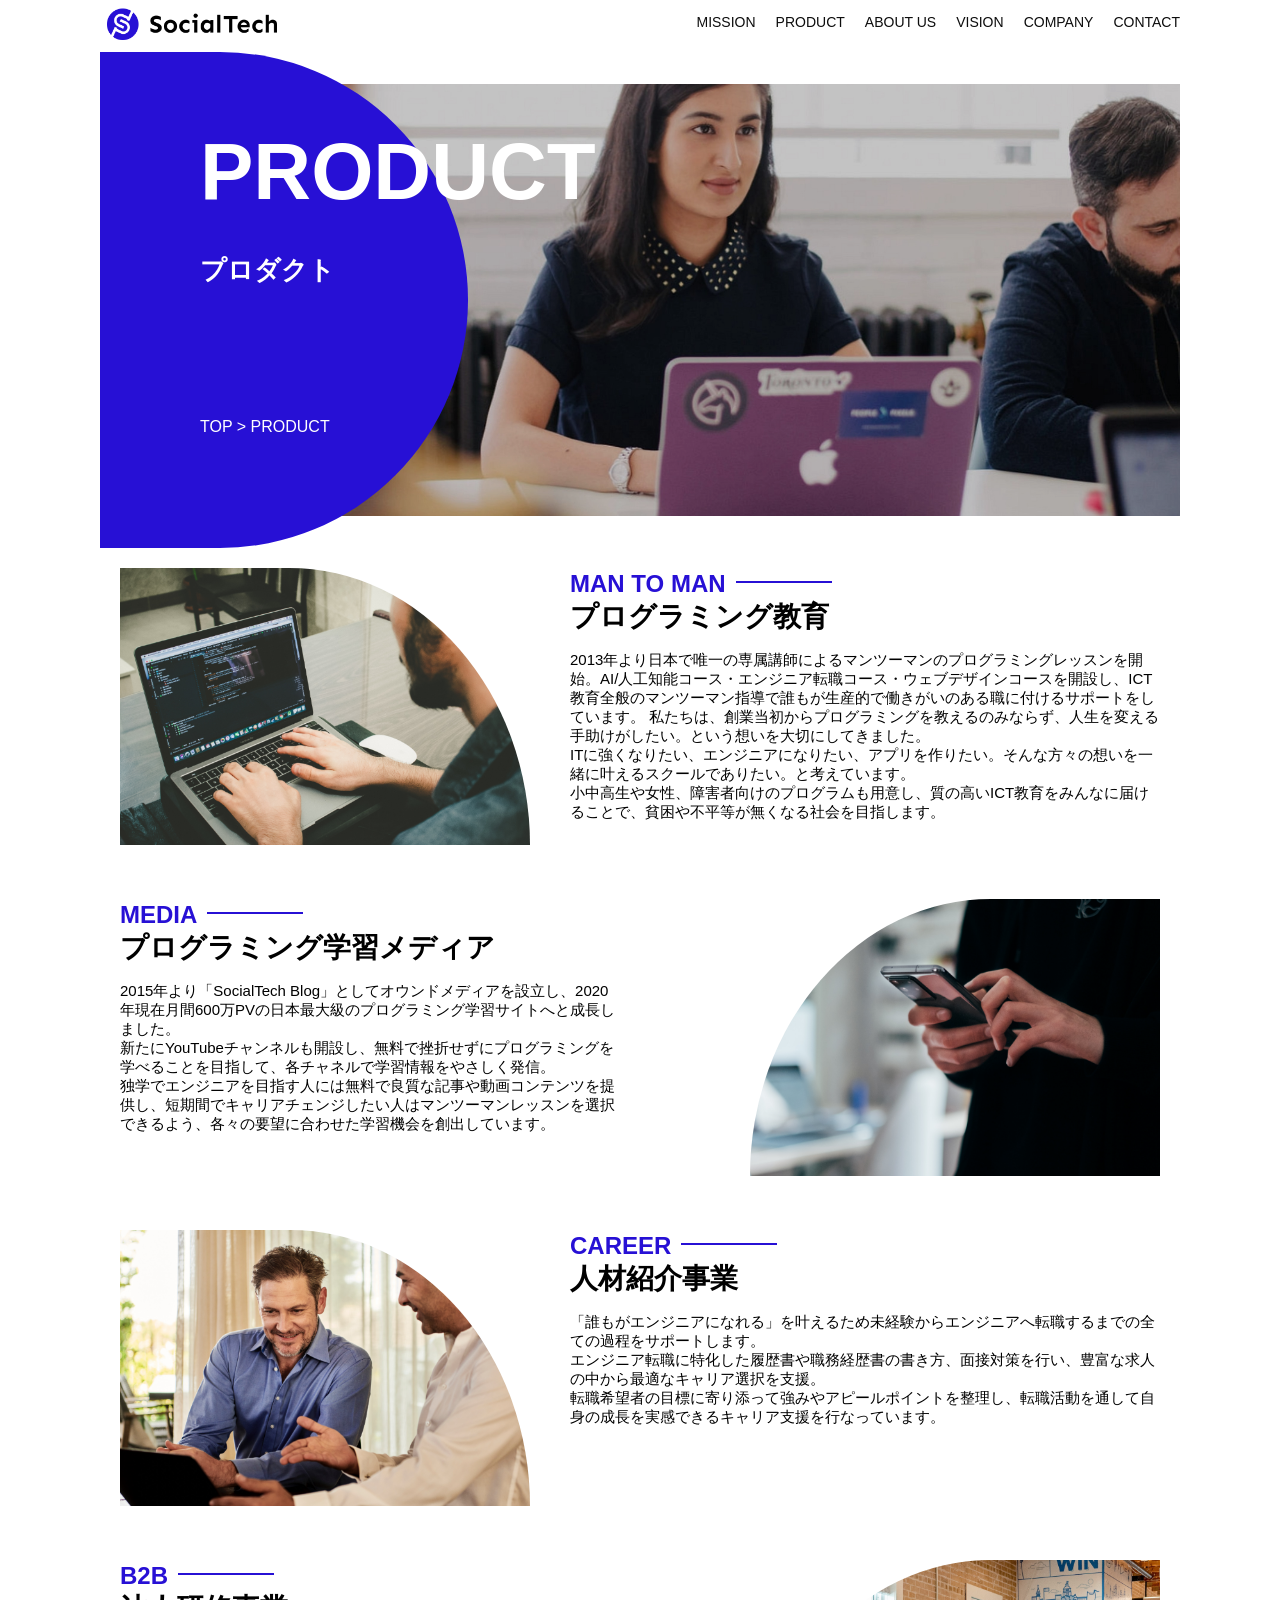
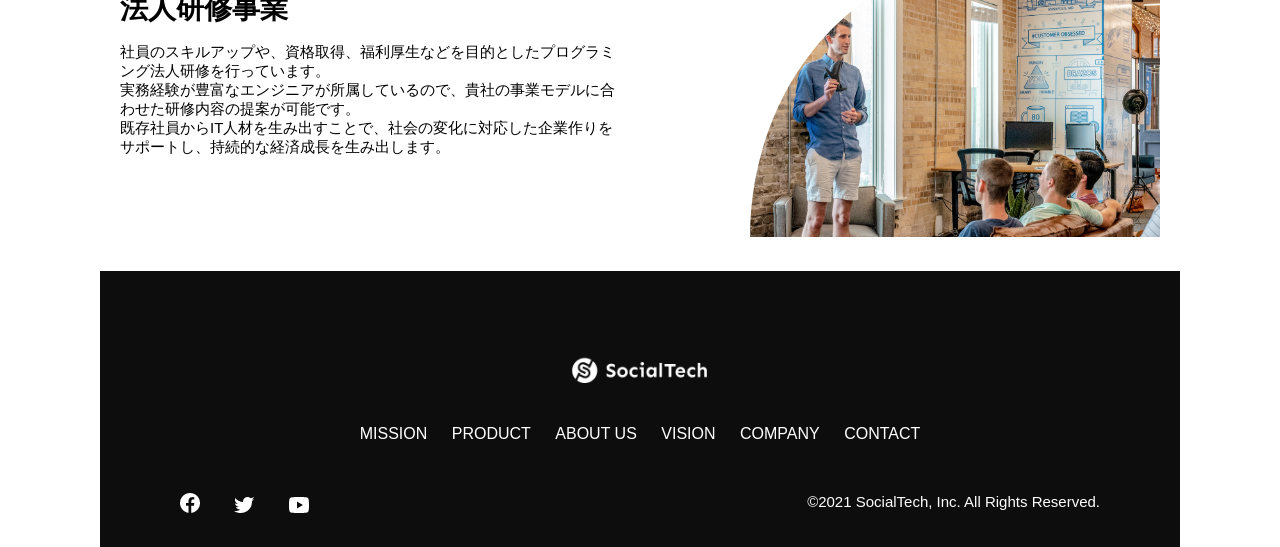
<file: kadai_tutorial_output/product.html>
<!DOCTYPE html>
<html>
 <head>
  <title>SocialTech -PRODUCT プロダクト-</title>
  <meta charset="utf-8">
  <meta name="description" content="SocialTechの4つのプロダクトを紹介します">
  <meta name="viewport" content="width=device-width,initial-scale=1.0">
  <link rel="stylesheet" href="style.css">
 </head>
 <body>
   <!-- ヘッダー -->
   <header>
     <!-- ロゴ -->
     <a href="index.html" id="logo">
      <img src="images/logo.png" alt="トップページに戻る"></a>

     <!-- PC用ナビゲーション -->
     <nav id="nav-pc">
       <ul>
        <li><a href="mission.html">MISSION</a></li>
        <li><a href="product.html">PRODUCT</a></li>
        <li><a href="index.html#aboutus">ABOUT US</a></li>
        <li><a href="index.html#vision">VISION</a></li>
        <li><a href="index.html#company">COMPANY</a></li>
        <li><a href="index.html#contact">CONTACT</a></li>
       </ul>
     </nav>
       <!-- スマホ用メニューボタン -->
       <button id="menu-sp" onclick="document.getElementById('nav-sp').style.display = 'block'">
         <img src="images/button-menu.png" alt="ナビゲーションを開く">
       </button>
       <!-- スマホ用ナビゲーション -->
       <div id="nav-sp">
         <button id="close" onclick="document.getElementById('nav-sp').style.display = 'none'">
           <img src="images/button-close.png" alt="ナビゲーションを閉じる">
         </button>
 
         <nav>
           <ul>
             <li>
               <a id="logo-sp" href="index.html" onclick="document.getElementById('nav-sp').style.display = 'none'"><img src="images/logo-sp.png" alt="トップページに戻る"></a>
             </li>
             <li><a class="menu" href="mission.html" onclick="document.getElementById('nav-sp').style.display = 'none'">MISSION</a></li>
             <li><a class="menu" href="product.html" onclick="document.getElementById('nav-sp').style.display = 'none'">PRODUCT</a></li>
             <li><a class="menu" href="index.html#aboutus" onclick="document.getElementById('nav-sp').style.display = 'none'">ABOUT US</a></li>
             <li><a class="menu" href="index.html#vision" onclick="document.getElementById('nav-sp').style.display = 'none'">VISION</a></li>
             <li><a class="menu" href="index.html#company" onclick="document.getElementById('nav-sp').style.display = 'none'">COMPANY</a></li>
             <li><a class="menu" href="index.html#contact" onclick="document.getElementById('nav-sp').style.display = 'none'">CONTACT</a></li>
           </ul>
         </nav>
         <div id="sns">
           <a href="https://www.facebook.com/sejuku2013">
             <img src="images/button-facebook.png" alt="Facebookのリンク">
           </a>
           <a href="https://twitter.com/samuraijuku">
             <img src="images/button-twitter.png" alt="Twitterのリンク">
           </a>
           <a href="https://www.youtube.com/channel/UCCFOQO5aDK0xXam4cUQXT8g">
             <img src="images/button-youtube.png" alt="YouTubeのリンク">
           </a>
         </div>
       </div>
   </header>

  <main>
     <article>
       <section id="product-main">
        <div class="product-main-inner">
          <div id="product-title">
            <h1>PRODUCT<br><span>プロダクト</span></h1>
            <p>TOP > PRODUCT</p>
          </div>
        </div>
       </section>

       <section class="product-section product-section-left">
         <div class="product-section-img">
           <img src="images/product/product-mantoman.png" alt="PCでコードを書く男性">
         </div>
         <div class="product-read">
           <h2 class="product-h2">MAN TO MAN</h2>
           <h3 class="product-h3">プログラミング教育</h3>
           <p>
            2013年より日本で唯一の専属講師によるマンツーマンのプログラミングレッスンを開始。AI/人工知能コース・エンジニア転職コース・ウェブデザインコースを開設し、ICT教育全般のマンツーマン指導で誰もが生産的で働きがいのある職に付けるサポートをしています。 私たちは、創業当初からプログラミングを教えるのみならず、人生を変える手助けがしたい。という想いを大切にしてきました。<br>ITに強くなりたい、エンジニアになりたい、アプリを作りたい。そんな方々の想いを一緒に叶えるスクールでありたい。と考えています。<br>小中高生や女性、障害者向けのプログラムも用意し、質の高いICT教育をみんなに届けることで、貧困や不平等が無くなる社会を目指します。
           </p>
         </div>
       </section>

       <section class="product-section product-section-right">
         <div class="product-read">
           <h2 class="product-h2">MEDIA</h2>
           <h3 class="product-h3">プログラミング学習メディア</h3>
           <p>
            2015年より「SocialTech Blog」としてオウンドメディアを設立し、2020年現在月間600万PVの日本最大級のプログラミング学習サイトへと成長しました。<br>新たにYouTubeチャンネルも開設し、無料で挫折せずにプログラミングを学べることを目指して、各チャネルで学習情報をやさしく発信。<br>独学でエンジニアを目指す人には無料で良質な記事や動画コンテンツを提供し、短期間でキャリアチェンジしたい人はマンツーマンレッスンを選択できるよう、各々の要望に合わせた学習機会を創出しています。
           </p>
         </div>
         <div class="product-section-img">
          <img src="images/product/product-media.png" alt="スマートフォンを操作する人">
         </div>
       </section>

       <section class="product-section product-section-left">
         <div class="product-section-img">
           <img src="images/product/product-career.png" alt="笑顔で話し合う2人の男性">
         </div>
         <div class="product-read">
           <h2 class="product-h2">CAREER</h2>
           <h3 class="product-h3">人材紹介事業</h3>
           <p>
            「誰もがエンジニアになれる」を叶えるため未経験からエンジニアへ転職するまでの全ての過程をサポートします。<br>エンジニア転職に特化した履歴書や職務経歴書の書き方、面接対策を行い、豊富な求人の中から最適なキャリア選択を支援。<br>転職希望者の目標に寄り添って強みやアピールポイントを整理し、転職活動を通して自身の成長を実感できるキャリア支援を行なっています。<br>
         </div>
       </section>

       <section class="product-section product-section-right">
         <div class="product-read">
           <h2 class="product-h2">B2B</h2>
           <h3 class="product-h3">法人研修事業</h3>
           <p>
            社員のスキルアップや、資格取得、福利厚生などを目的としたプログラミング法人研修を行っています。<br>実務経験が豊富なエンジニアが所属しているので、貴社の事業モデルに合わせた研修内容の提案が可能です。<br>既存社員からIT人材を生み出すことで、社会の変化に対応した企業作りをサポートし、持続的な経済成長を生み出します。
         </div>
         <div class="product-section-img">
          <img src="images/product/product-b2b.png" alt="講演中の男性とそれを聴く人々">
         </div>
       </section>
     </article>
  </main>

   <footer>
      <div id="footer-logo">
        <img src="images/logo-sp.png" alt="SocialTech">
      </div>
      <div id="footer-link">
        <a href="mission.html">MISSION</a>
        <a href="product.html">PRODUCT</a>
        <a href="index.html#aboutus">ABOUT US</a>
        <a href="index.html#vision">VISION</a>
        <a href="index.html#company">COMPANY</a>
        <a href="index.html#contact">CONTACT</a>
      </div>
      <div id="sns-footer">
        <div class="sns-btns">
          <a href="https://www.facebook.com/sejuku2013"><img src="images/button-facebook.png" alt="Facebookのリンク"></a>
          <a href="https://twitter.com/samuraijuku"><img src="images/button-twitter.png" alt="Twitterのリンク"></a>
          <a href="https://www.youtube.com/channel/UCCFOQO5aDK0xXam4cUQXT8g"><img src="images/button-youtube.png" alt="YouTubeのリンク"></a>
        </div>
        <p id="copyright">&copy;2021 SocialTech, Inc. All Rights Reserved.</p>
      </div>
   </footer>
 </body>
</html>
</file>
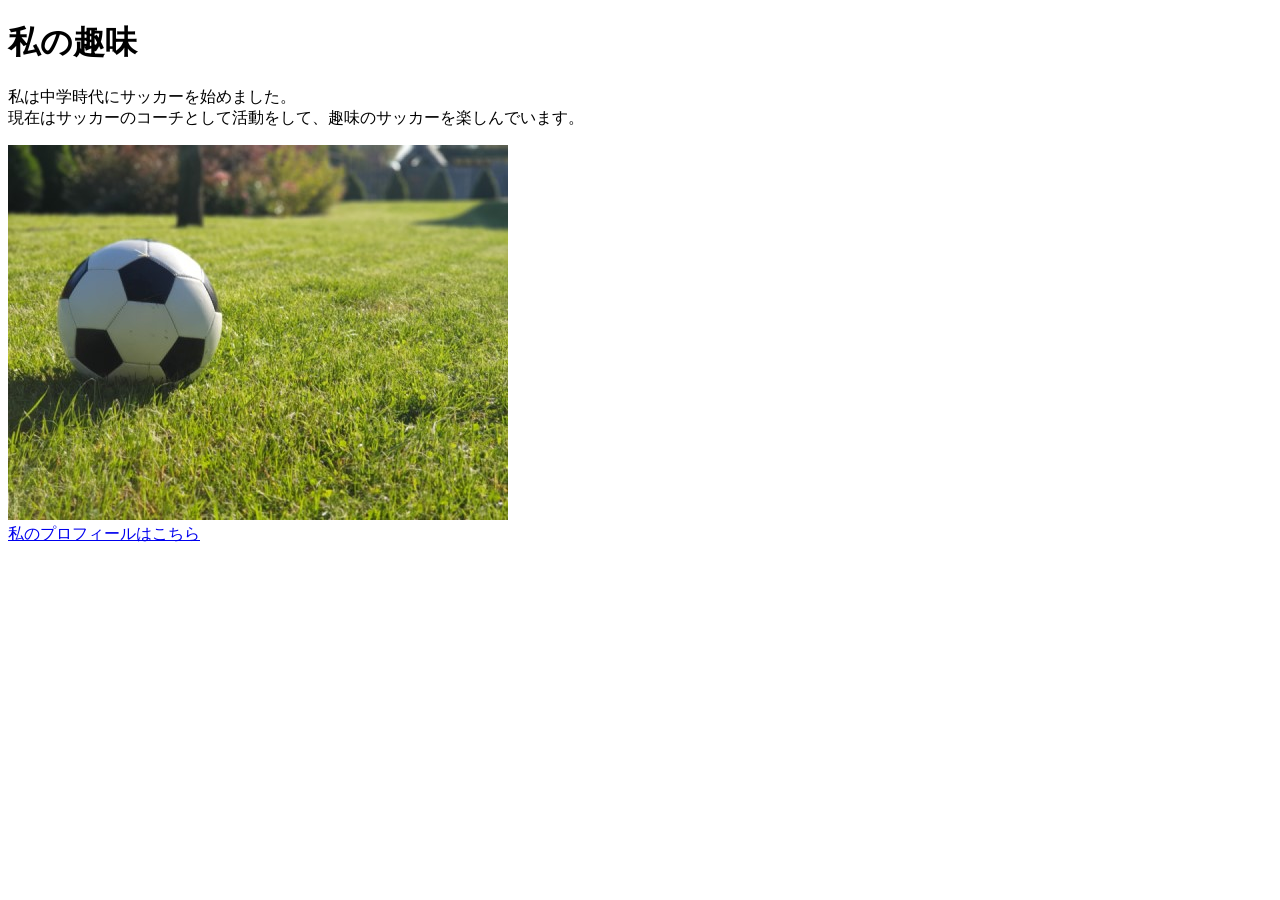
<file: kadai_005/html/kadai_005.html>
<!DOCTYPE html>
<html>
<head>
  <title>5章課題</title>
  <meta name="description" content="このページは5章の課題です。">
  <meta charset="UTF-8">
</head>
<body>
  <h1>私の趣味</h1>
  <p>私は中学時代にサッカーを始めました。<br>
  現在はサッカーのコーチとして活動をして、趣味のサッカーを楽しんでいます。
  </p>
  <img src="../images/sample.jpg" alt="サッカーボール"><br>
  <a href="https://x.com/samuraijuku">私のプロフィールはこちら</a>
</body>
</html>
</file>
<file: kadai_tutorial_output/style.css>
/* PC、スマホ共通スタイル　*/
*{
  box-sizing: border-box;
}

p {
  font-size: 15px;
}

body {
  font-family: "Source Sans Pro", "Hiragino Kaku Gothic ProN", Meiryo, Arial, sans-serif;
}
body {
  max-width: 1080px;
  margin: 0 auto 0 auto;
   font-family: "Source Sans Pro", "Hiragino Kaku Gothic ProN", Meiryo, Arial, sans-serif;
}

/* ヘッダー */
header {
  display: flex;
  justify-content: space-between;
}

/* ナビゲーションのレイアウト */
#nav-pc {
  font-size: 14px;
}
#nav-pc ul {
  display: flex;
  padding-left: 0;
}
#nav-pc li {
  list-style: none;
}

/* ナビゲーションのリンクの装飾設定 */
#nav-pc a {
  text-decoration: none;
  margin-left: 20px;
  color: #0d0d0d;
}
#nav-pc a:hover {
  text-decoration: underline;
}

/* メインビジュアル */
#main-visual {
  position: relative;
  height: 400px;
}

#main-message {
  position: absolute;
  top: 0;
  left: 0;
  background-color: #2710d5;
  color: #ffffff;
  border-radius: 0 0 476px 0;
  max-width: 620px;
  height: 100%;
  width: 100%;
  z-index: 11;
}

#main-message > h1 {
  font-size: 60px;
  margin: 100px 0 0 50px;
}
#main-message > p {
  font-size: 28px;
  margin: 0 0 0 50px;
}

#main-visual > img {
  max-width: 620px;
  border-radius: 476px 0 0 0;
  position: absolute;
  top: 0;
  right: 0;
  z-index: 10;
}

/* 見出し */
h2 {
  margin: 40px 0 0 0;
}
h2::after {
  content: url("images/line.png");
  margin-left: 10px;
}
h3 {
  font-size: 27px;
}

/* ミッション */
#mission {
  margin: 80px auto 80px auto;
}
#mission-flex {
  display: flex;
}
#mission-flex > div {
  width: 50%;
  margin: 20px;
}
#mission-photo {
  width: 100%;
}
#s2dgs {
  margin-top: 50px;
  width: 100%;
}

/* プロダクト */
#product {
  background-color: #fafafa;
  margin: 80px 0 80px 0;
  padding: 10px 40px 0px 40px;
}

/* 外枠 */
#product .product-flex {
  margin-top: 40px;
  display: flex;
}

/* 左のカラム */
#product-left {
  width: 50%;
  margin-right: 20px;
}

/* 右のカラム */
#product-right {
  width: 50%;
  margin-left: 20px;
  margin-top: 80px;
}

/* 画像+説明の枠 */
#product-left > div {
  position: relative;
  height: 480px;
  margin-left: 20px;
}
#product-right > div {
  position: relative;
  height: 480px;
  margin-left: 20px;
}

/* 画像 */
.product-photo {
  width: 100%;
}

/* 説明文の枠 */
.product-explain {
  background-color: #ffffff;
  position: absolute;
  left: 0;
  bottom: 50px;
  margin: 0 40px 0 40px;
  padding: 20px;
  box-shadow: 5px 5px 10px rgba(0,0,0,0.05);
}

/* 説明文の英語 */
.product-explain > span {
  color: #2710d5;
  font-weight: bold;
  font-size: 16px;
  margin: 0;
}

/* 説明文の見出し */
.product-explain > h3 {
  margin: 5px 0 5px 0;
}

/* 説明文 */
.product-explain > p {
  font-size: 14px;
  margin: 0;
}

/* もっと見るボタン */
#product-more {
  text-align: center;
}
#product-more a {
  position: relative;
  bottom: -42px;
}

/* ABOUT US */
#aboutus {
  margin: 80px auto 80px auto;
}

/* 3つの組織文化と画像を入れる枠 */
#aboutus > div {
  display: flex;
}

/* 画像 */
.culture-img {
  width: 50%;
  align-self: flex-start;
}
.culture-img2 {
  margin-top: 50px;
  width: 100%;
}

/* 3つの組織文化の表 */
.culture-table {
  margin-right: 50px;
}

/* 番号 */
.culture-num {
  font-size: 80px;
  color: #2710d5;
  padding: 0 20px 0 0;
}

/* 見出し */
.culture-table th {
  text-align: left;
  font-size: 28px;
  font-weight: bold;
}

/* 組織文化英語 */
.culture-en {
  color: #2710d5;
  font-size: 24px;
}

/* 説明文 */
.culture-description {
  margin: 0;
}

/* ビジョン */
#vision {
  margin: 80px auto 80px auto;
}

/* セクション内の外枠 */
#vision > div {
  display: flex;
  justify-content: space-between;
  flex-wrap: wrap;
}

/* 7つの行動指針の枠　*/
.vision-box {
  width: 300px;
  height: 300px;
  margin-bottom: 30px;
  position: relative
}
.vision-box > img {
  width: 100%;
  position: relative;
  z-index: 30;
}
.vision-box > div {
  position: absolute;
  top: 0;
  left: 0;
  z-index: 31;
  margin-right: 20px;
}
.vision-box > div > h4 {
  color: #2710d5;
  font-size: 19px;
  margin: 80px 0 0 0;
}
.vision-box > div > h4::first-letter {
  font-size: 40px;
}
.vision-box > div > h5 {
  font-size: 20px;
  margin: 0 0 0 0;
}
.vision-box > div > p {
  margin: 10px 0 0 0;
}

/* 会社概要 */
#company {
  margin: 80px auto 80px auto;
}
#company-table {
  width: 100%;
}
.tableheader {
  text-align: left;
  padding: 20px;
  border-bottom-color: #2710d5;
  border-bottom-width: 1px;
  border-bottom-style: solid;
  width: 100px;
}
.tableheader-first {
  border-top-color: #2710d5;
  border-top-width: 1px;
  border-top-style: solid;
}
.cell {
  padding: 30px;
  border-bottom-color: #ececec;
  border-bottom-width: 1px;
  border-bottom-style: solid;
}
.cell-first {
  border-top-color: #ececec;
  border-top-width: 1px;
  border-top-style: solid;
}
#company > iframe {
  width: 100%;
  height: 368px;
  margin-top: 40px;
}

/* お問い合わせ */
#contact {
  margin: 80px auto 80px auto;
}

/* 外枠 */
#contact > form > div {
  display: flex;
  flex-direction: row;
  flex-wrap: wrap;
  padding-bottom: 30px;
}

/* 左列の見出し */
.contact-heading {
  width: 240px;
  align-self: center;
}
/* 見出しのラベル */
.contact-label {
  font-weight: bold;
}
/* 必須 */
.contact-span {
  color: #ce2222;
  margin: 0 0 0 20px;
  font-weight: bold;
}

/* テキストボックス */
.contact-textbox {
  border-top: 0px;
  border-left: 0px;
  border-right: 0px;
  border-bottom-width: 1px;
  border-bottom-color: #707070;
  border-style: solid;
  background-color: #fafafa;
  width: 400px;
  height: 56px;
}

/* お問い合わせ内容のテキストエリア */
.contact-textarea {
  border-top: 0px;
  border-left: 0px;
  border-right: 0px;
  border-bottom-width: 1px;
  border-bottom-color: #707070;
  background-color: #fafafa;
  width: 400px;
  height: 200px;
}

/* 個人情報の取り扱い */
#contact dt {
  font-weight: bold;
}
#contact dd {
  margin: 0 0 16px 0;
}
#contact dd p {
  margin: 0;
}
#contact dd ul {
  padding-left: 0;
}
#contact dd li {
  margin-bottom: 0;
  list-style: none;
}

/* フッター */
footer {
  background-color: #0d0d0d;
  text-align: center;
  padding: 80px 80px 30px 80px;
}
#footer-logo {
  margin-bottom: 30px;
}
#footer-link {
  margin-bottom: 50px;
}
#footer-link > a {
  text-decoration: none;
  margin: 10px;
  color: #ffffff;
}
#footer-link > a:hover {
  text-decoration: underline;
}
#sns-footer {
  display: flex;
  justify-content: space-between;
}
#sns-footer a {
  margin-right: 30px;
}
#copyright {
  color: #ffffff;
  margin: 0;
}

 /* スマホ用ナビを非表示 */
 #nav-sp {
  display: none;
 }
 #menu-sp {
  display: none;
 }

  /* mission.html用スタイル */
  /* ミッションのメインビジュアル */
  .mission-main-inner {
    background-image: url("images/mission/mission-main.png");
    background-repeat: no-repeat;
    background-position-y: center;
  }
  #mission-title {
    background-color: #2710d5;
    width: 368px;
    color: #ffffff;
    height: 496px;
    border-radius: 0 248px 248px 0;
    position: relative;
  }
  #mission-title h1 {
    position: absolute;
    top: 0;
    left: 100px;
    font-size: 80px;
    line-height: 1;
  }
  #mission-title h1 span {
    font-size: 26px;
  }
  #mission-title > p {
    position: absolute;
    top: 350px;
    left: 100px;
    font-size: 16px;
  }

  /* ミッションページ S2DGsの設定 */
  #mission-s2dgs {
    padding: 20px;
  }
  .mission-h2 {
    color: #2710d5;
    font-size: 40px;
  }
  .mission-h2::after {
    content: none;
  }

  /* ミッションページ 5つのゴール設定 */
  #mission-five-goals {
    padding: 20px;
    display: flex;
  }
  #mission-five-goals .five-goals-image {
    width: 30%;
    padding: 20px;
  }
  #mission-five-goals .five-goals-image img{
    width: 100%;
  }
  #mission-five-goals .five-goals-read {
    width: 70%;
    padding: 20px;
  }
  #mission-five-goals .five-goals-read > div {
    margin-bottom: 40px;
  }
  .fivegoals-image-right {
    float: right;
    margin: 20px;
  }
  .fivegoals-image-left {
    float: left;
    margin: 20px;
  }
  .fivegoals-number {
    color: #2710d5;
    font-size: 48px;
    font-weight: bold;
    margin: 0;
  }
  .fivegoals-h3 {
    font-size: 28px;
    margin: 0;
  }
  .fivegoals-p {
    margin: 0;
  }

  /* プロダクトページ */
  .product-main-inner {
    background-image: url("images/product/product-main.png");
    background-repeat: no-repeat;
    background-position-y: center;
  }
  #product-title {
    background-color: #2710d5;
    width: 368px;
    color: #ffffff;
    height: 496px;
    border-radius: 0 248px 248px 0;
    position: relative;
  }
  #product-title h1 {
    position: absolute;
    top: 0;
    left: 100px;
    font-size: 80px;
    line-height: 1;
  }
  #product-title h1 span {
    font-size: 26px;
  }
  #product-title > p {
    position: absolute;
    top: 350px;
    left: 100px;
    font-size: 16px;
  }

  /* セクション */
  .product-section {
    display: flex;
    padding: 20px 20px 0;
  }
  .product-section .product-section-img {
    width: 450px;
  }

  /* 左が画像のセクション */
  .product-section-left .product-section-img img {
    width: 100%;
    padding: 0 40px 30px 0;
    border-radius: 0 432px 0 0;
  }
  .product-section-left .product-read {
    width: 50%;
    flex-grow: 1;
  }
  .product-section-left .product-read p {
    margin-bottom: 0;
  }

  /* 右が画像のセクション */
  .product-section-right {
    justify-content: space-between;
  }
  .product-section-right .product-section-img img {
    width: 100%;
    padding: 0 0 30px 40px;
    border-radius: 432px 0 0 0;
  }
  .product-section-right .product-read {
    width: 500px;
  }
  .product-h2 {
    color: #2710d5;
    font-size: 24px;
    margin: 0;
  }
  .product-h3 {
    font-size: 28px;
    margin: 0;
  }

 /*====================
  スマートフォン用のスタイル
 =====================*/
 @media screen and (max-width: 767px) {
   /* PC用ナビゲーション非表示 */
   #nav-pc {
     display: none;
   }
 
   /* ハンバーガーメニュー */
   #menu-sp {
     display: block;
     background-color: transparent;
     float: right;
     padding: 0;
     border: none;
   }
 
   /* スマホ用ナビゲーションの表示切替*/
   /* 初期状態、レイアウトと非表示設定 */
   #nav-sp {
     background-color: #2710d5;
     position: fixed;
     left: 0;
     top: 0;
     height: 100%;
     width: 100%;
     display: none;
     z-index: 100;
   }
   /* xボタン */
   #close {
    position: absolute;
    top: 20px;
    right: 20px;
    background-color: transparent;
    border: none;
   }
   #nav-sp nav ul {
    padding-left: 0;
   }
   #nav-sp nav li {
    list-style: none;
   }

   /* ナビゲーションメニュー用ロゴ */
   #logo-sp {
    margin: 80px 0 30px 20px;
   }

   /* ナビゲーションのリンクの装飾設定 */
   #nav-sp nav a {
    display: block;
    color: #ffffff;
   }
   #nav-sp nav a:hover {
    text-decoration: underline;
   }

   #nav-sp .menu {
    text-decoration: none;
    margin: 0 20px 0 20px;
    height: 44px;
    font-size: 16px;
    background-image: url("images/arrow.png");
    background-repeat: no-repeat;
    background-position: right top;
   }
   #sns {
    position: absolute;
    bottom: 20px;
    left: 20px;
   }
   #sns > a {
    margin-right: 30px;
   }
   /* メインビジュアル */
   #main-visual {
    position: relative;
    height: 470px;
   }
   #main-visual > div {
    text-align: center;
    height: 280px;
   }
   #main-visual h1 {
    font-size: 28px;
    margin: 90px 0 0 0;
   }
   #main-visual > div > p {
    margin: 0;
    font-size: 15px;
   }
   #main-visual > img {
    width: 100%;
    border-radius: 476px 0 0 0;
    top: auto;
    bottom: 0;
   }
   /* 見出し */
   h2 {
    margin: 15px 0 15px 0
   }
   h3 {
    font-size: 24px;
    margin: 10px 0 0 0;
   }

   /* ミッション */
   #mission {
    margin: 20px 0 20px 0;
    padding: 0 20px 0 20px;
   }
   #mission-flex {
    flex-direction: column;
   }
   #mission-flex > div {
    width: 100%;
    margin: 0;
   }

   /* プロダクト */
   #product {
    margin: 0;
    padding: 10px 20px 0 20px;
   }

   /* 外枠 */
   #product .product-flex {
    flex-direction: column;
    margin-top: 0;
   }

   /* 左右のカラム スマホでは縦並び */
   #product-left,
   #product-right {
    width: 100%;
    margin: 0;
   }
   
   /* 画像＋説明文の枠 */
   #product-left > div,
   #product-right > div {
    height: auto;
    margin: 0;
   }

   /* 説明文の枠 */
   .product-explain > h3 {
    margin: 10px 0 10px 0;
    font-size: 24px;
   }
   .product-explain {
    position: relative;
    margin: 0;
  }

   /* もっと見るボタン */
   #product-more {
    text-align: left;
   }

   /* ABOUT US */
   #aboutus {
    margin: 80px 20px 80px 20px;
   }
   #aboutus > div {
    flex-direction: column;
   }
   .culture-table th {
    font-size: 16px;
   }
   .culture-table {
    margin-right: 0;
    padding-right: 20px;
    order: 2;
   }
   .culture-img {
    width: 100%;
    order: 1;
   }
   .culture-img2 {
    margin-top: 0;
   }
   .culture-num {
    padding: 0;
   }
   .culture-description {
    margin: 0;
   }

   /* ビジョン */
   #vision {
    margin: 80px 20px 80px 20px;
   }
   .vision-box > img {
    position: absolute;
    top: 0;
    left: 0;
   }
   .vision-box > div > h4 {
    margin: 60px 0 0 0;
   }

   /* 会社概要 */
   #company {
    margin: 0 20px 0 20px;
   }
   #company > h3 {
    margin-bottom: 20px;
   }
   .tableheader {
    width: 50px;
   }
   .cell {
    padding: 20px;
   }
   #company > iframe {
    height: 240px;
   }

   /* お問い合わせ */
   #contact {
    margin: 80px 20px 80px 20px;
   }
   #contact > h3 {
    margin-bottom: 20px;
   }
   #contact > form >div {
    flex-direction: column;
    margin-bottom: 20px;
   }
   .contact-heading {
    align-self: auto;
    margin-bottom: 20px;
   }
   .contact-textbox {
    min-width: 300px;
    width: 100%;
   }
   .contact-textarea {
    height: 150px;
    width: 100%;
   }
   .radiobutton {
    margin-bottom: 20px;
   }

   /* フッター */
   footer {
    padding: 30px 20px 50px 20px;
    text-align: left;
   }
   #footer-link > a {
    margin: 0 20px 30px 0;
    display: block;
    background-image: url("images/arrow.png");
    background-repeat: no-repeat;
    background-position: right top;
   }
   #footer-link > a:hover {
    text-decoration: underline;
   }
   #sns-footer {
    flex-direction: column;
    justify-content: flex-start;
   }
   #copyright {
    font-size: 12px;
    margin-top: 30px;
   }

   /* mission.html用スタイル */
    /* ミッションのメインビジュアル */
    #mission-main {
      height: 256px;
      margin-top: 4%;
      position: relative;
    }
    .mission-main-inner {
      height: 80%;
      background-size: cover;
    }
    #mission-title {
      width: 136px;
      height: 256px;
      position: absolute;
      top: -10%;
    }
    #mission-title h1 {
      left: 20px;
      font-size: 40px;
    }
    #mission-title > p {
      top: 180px;
      left: 20px;
      font-size: 13px;
    }

    /* ミッションページ S2DGSの設定 */
     .mission-h2 {
      font-size: 38px;
      margin: 0px;
     }
     .mission-h2::after {
      content: none;
     }
     #mission-s2dgs > img {
      width: 100%;
     }
    /* ミッションページ 5つのゴール設定 */
     #mission-five-goals {
      flex-direction: column;
     }
     #mission-five-goals > div {
      padding: 0;
     }
     #mission-five-goals .five-goals-image,
     #mission-five-goals .five-goals-read {
      width: 100%;
      padding: 0;
     }
     #mission-five-goals .five-goals-read > div {
      display: flex;
      flex-direction: column;
     }
     .fivegoals-image-right,
     .fivegoals-image-left {
      align-self: center;
     }

    /* プロダクトページ */
    #product-main {
      height: 256px;
      margin-top: 4%;
      position: relative;
    }
    .product-main-inner {
      height: 80%;
      background-size: cover;
    }
    #product-title {
      width: 136px;
      height: 256px;
      position: absolute;
      top: -10%;
    }
    #product-title h1 {
      left: 20px;
      font-size: 40px;
    }
    #product-title h1 span {
      font-size: 18px;
    }
    #product-title > p {
      top: 180px;
      left: 20px;
      font-size: 13px;
    }

    /* セクション */
    .product-section {
      flex-direction: column;
    }
    .product-section .product-section-img {
      width: 100%;
    }
    .product-section .product-section-img img {
      width: 100%;
      padding: 0;
    }

    /* 左が画像のセクション */
    .product-section-left .product-section-img img {
      border-radius: 0 300px 0 0;
    }
    .product-section-left .product-read {
      width: 100%;
      flex-grow: 1;
    }

    /* 右が画像のセクション */
    .product-section-right .product-section-img img{
      order: 1;
      border-radius: 300px 0 0 0;
    }
    .product-section-right .product-read {
      order: 2;
      width: 100%;
    }
  }
</file>
<file: kadai_015/style.css>
body {
  font-family: "Arial","Meiryo",sans-serif;
}
html {
  font-size: 20px;
}
.blue {
  color: skyblue;
}
.pink {
  color: rgb(255,192,203);
}
h1 {
  font-family: "Josefin Sans",sans-serif;
  font-size: 2rem;
  letter-spacing: 1.2em;
  text-shadow: 2px 2px 4px rgba(0,0,0,0.3);
  border-bottom: 3px solid rgb(115,115,114);
}
body {
  text-align: center;
}
#basic p {
  font-weight: bold;
}
</file>
<file: kadai_018/style.css>
#top {
  width: 800px;
  background-color: #dcc9f4;
  margin: 20px auto;
  text-align: center;
}
.top-child {
  width: 20%;
  background-color: #ffd9df;
  display: inline-block;
}
#middle {
  width: 800px;
  height: 800px;
  margin: 20px auto;
  background-color: #ffd9df;
  position: relative;
}
#middle-child01 {
  width: 200px;
  height: 200px;
  background-color: #87ceeb;
  position: absolute;
  top: 100px;
  left: 100px;
}
#middle-child02 {
  width: 200px;
  height: 200px;
  background-color: #87ceeb;
  position: absolute;
  top: 300px;
  left: 300px;
}
#middle-child03 {
  width: 200px;
  height: 200px;
  background-color: #87ceeb;
  position: absolute;
  top: 500px;
  left: 500px;
}
#bottom {
  width: 800px;
  height: 300px;
  margin: 20px auto;
  background-color: #87ceeb;
  position: relative;
}
#bottom-child01 {
  width: 400px;
  height: 100px;
  background-color: #e5dcf0;
}
#bottom-child02 {
  width: 400px;
  height: 100px;
  background-color: #e5dcf0;
  position: relative;
  left: 200px;
}
#bottom-child03 {
  width: 400px;
  height: 100px;
  background-color: #e5dcf0;
  position: relative;
  left: 400px;
}
</file>
<file: kadai_022/style.css>
h1, p, body {
  margin: 0;
  padding: 0;
}
p, a {
  font-size: 20px;
}
header {
  margin-bottom: 20px;
  background-color: rgb(244,79,79);
  text-align: center;
}
header h1 {
  color: rgb(255,255,255);
}
main {
  padding: 10px;
}
#parent {
  display: flex;
  justify-content: space-around;
}
.contents {
  border: 3px solid rgb(238,204,204);
  flex-basis: 25%;
  padding: 10px 15px;
  margin: 20px 0;
  text-align: center;
}
h2 {
  font-size: 25px;
  border-bottom: 3px dotted rgb(236,122,122);
}
h2::before {
  content: "●";
  color: rgb(239,111,139);
}
.contents p:nth-of-type(2)::first-letter {
  font-weight: bold;
  color: rgb(97,206,249);
}
.contents img {
  margin: 10px 0;
  width: 70%;
}
footer {
  background-color: rgb(244,79,79);
  text-align: center;
}
a {
  color: rgb(255,255,255);
}
a:visited {
  color: rgb(193,234,251);
}
a:hover {
  color: rgb(245,178,168);
}
@media screen and (max-width: 768px) {
  h2 {
    font-size: 30px;
  }
  p {
    font-size: 25px;
  }
  #parent {
    flex-direction: column;
  }
}
</file>
